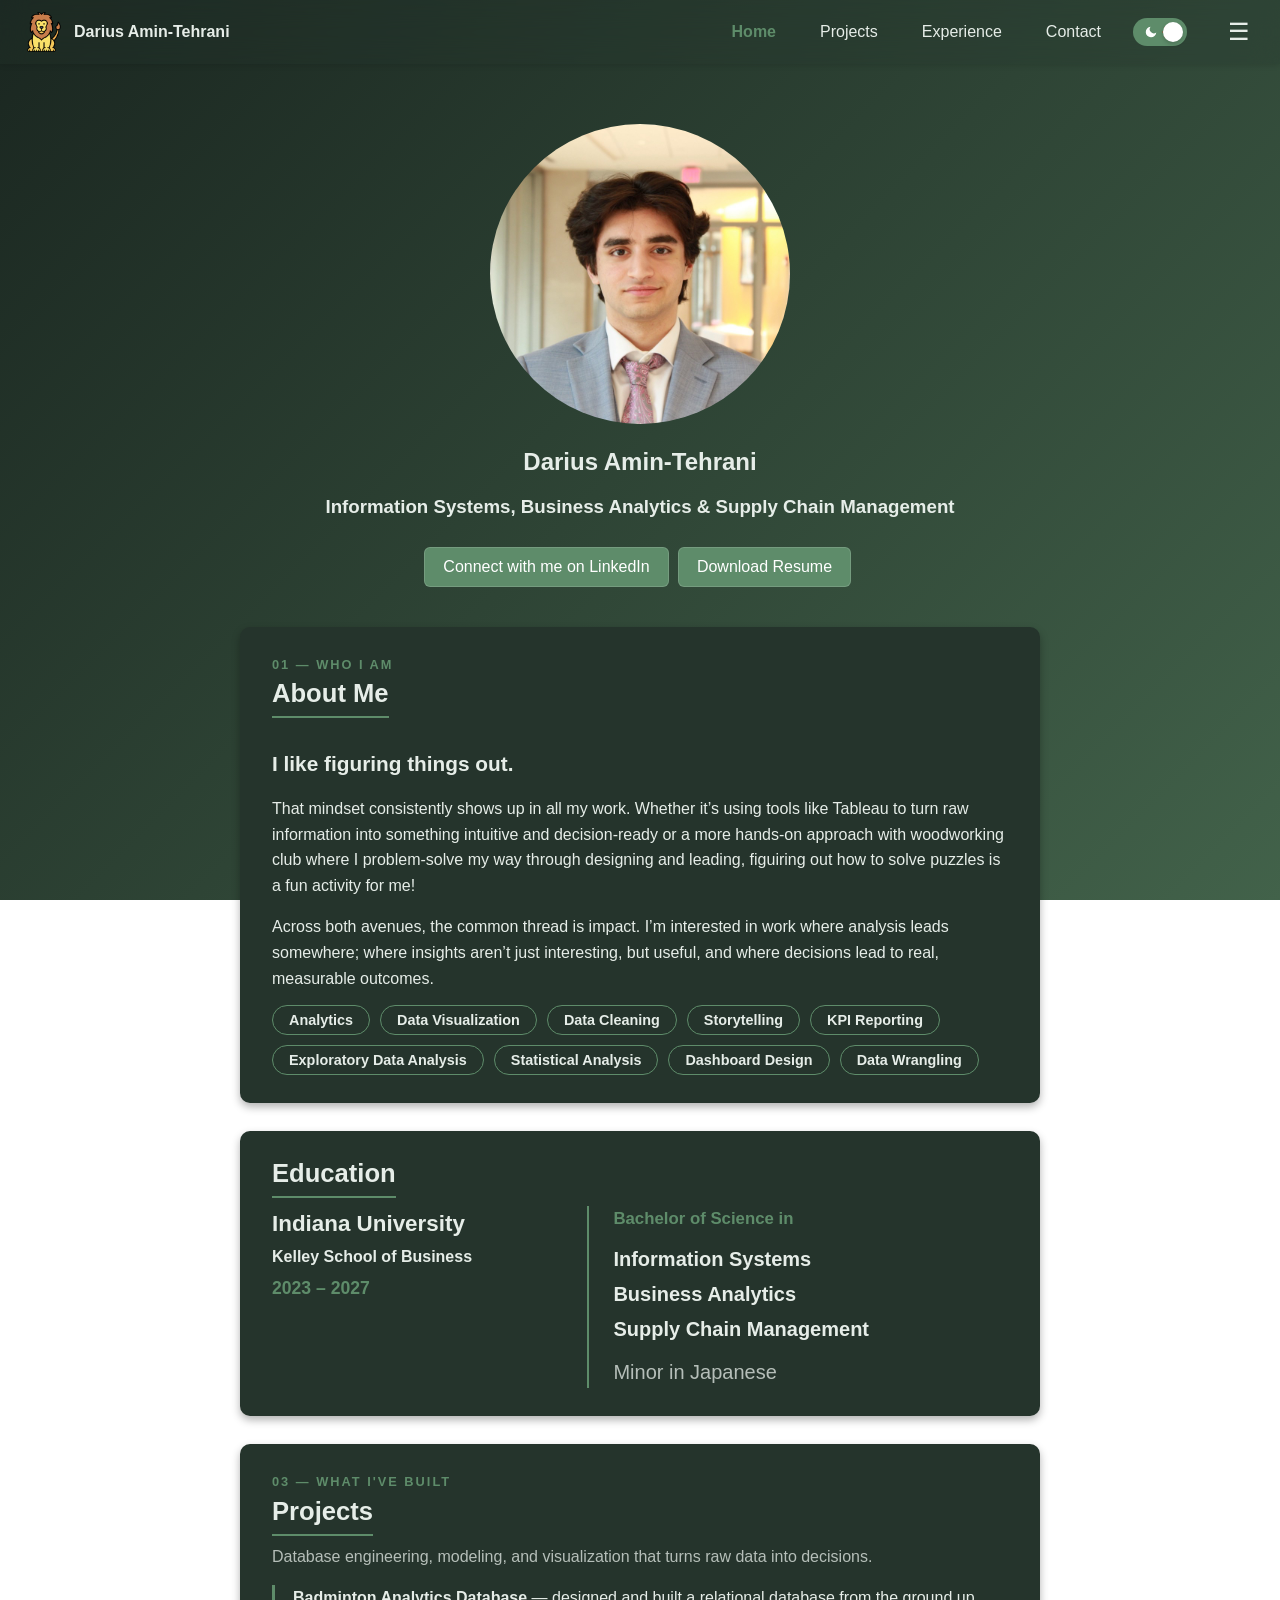
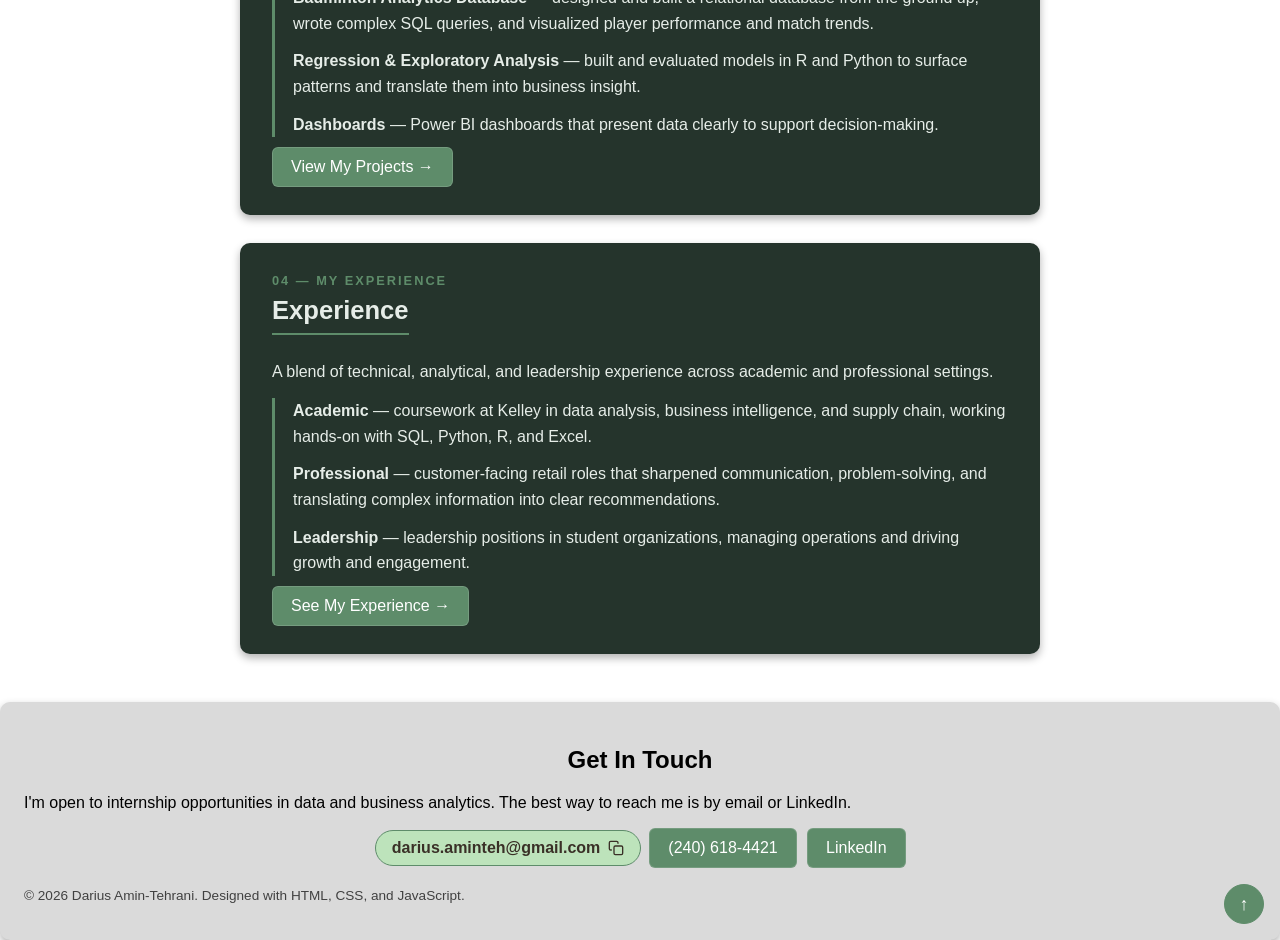
<file: index.html>
<!DOCTYPE html>
<html>
<head>
    <link rel="icon" type="image/png" href="portfolio-pictures/favicon_lion.png">
    <link rel="apple-touch-icon" href="portfolio-pictures/favicon_lion.png">
    <title>Darius Amin-Tehrani's Portfolio</title>
    <link rel="stylesheet" href="style.css">
</head>



<body>




    <header class="top-bar">


        <div class="logo">
            <img src="portfolio-pictures/lion.png" width="40" height="40" alt="Lion logo">
            <span>Darius Amin-Tehrani</span>
        </div>


        <nav class="page-links">
            <a href="index.html">Home</a>
            <a href="projects.html">Projects</a>
            <a href="experience.html">Experience</a>
            <a href="#contact">Contact</a>
        </nav>


        <label class="theme-switch" for="theme-checkbox">
            <input type="checkbox" id="theme-checkbox" checked>
            <div class="slider round">
                  <!-- moon now FIRST (left side) -->
                 <svg class="moon-icon" xmlns="http://www.w3.org/2000/svg" width="14" height="14" viewBox="0 0 24 24" fill="currentColor" stroke="none"><path d="M21 12.79A9 9 0 1 1 11.21 3 7 7 0 0 0 21 12.79z"></path></svg>

                <!-- sun now SECOND (right side) -->
                <svg class="sun-icon" xmlns="http://www.w3.org/2000/svg" width="14" height="14" viewBox="0 0 24 24" fill="none" stroke="currentColor" stroke-width="2" stroke-linecap="round" stroke-linejoin="round"><circle cx="12" cy="12" r="5"></circle><line x1="12" y1="1" x2="12" y2="3"></line><line x1="12" y1="21" x2="12" y2="23"></line><line x1="4.22" y1="4.22" x2="5.64" y2="5.64"></line><line x1="18.36" y1="18.36" x2="19.78" y2="19.78"></line><line x1="1" y1="12" x2="3" y2="12"></line><line x1="21" y1="12" x2="23" y2="12"></line><line x1="4.22" y1="19.78" x2="5.64" y2="18.36"></line><line x1="18.36" y1="5.64" x2="19.78" y2="4.22"></line></svg>
            </div>
        </label>


        <button class="menu-button" onclick="toggleMenu()">☰</button>

    </header>




    <div id="side-menu" class="side-menu">
        <p>Jump To:</p>
        <a href="#about" onclick="toggleMenu()">About Me</a>
        <a href="#education" onclick="toggleMenu()">Education</a>
        <a href="#projects-preview" onclick="toggleMenu()">Projects</a>
        <a href="#experience-preview" onclick="toggleMenu()">Experience</a>
        <a href="#contact" onclick="toggleMenu()">Contact</a>
    </div>



    
    <main>

        <section class="hero">
            <img src="portfolio-pictures/headshot.jpeg" class="headshot" alt="Headshot of Darius Amin-Tehrani">
            <h1>Darius Amin-Tehrani</h1>
            <h3>Information Systems, Business Analytics &amp; Supply Chain Management</h3>
            <a href="https://www.linkedin.com/in/darius-at/" target="_blank" class="button">Connect with me on LinkedIn</a>
            <a href="portfolioDownloadables/Amin-Tehrani,Darius_Resume.pdf" target="_blank" class="button">Download Resume</a>
        </section>

        <section id="about" class="card">
            <p class="kicker">01 — Who I Am</p>
            <h2>About Me</h2>
            <p class="hook">I like figuring things out.</p>
            <p>That mindset consistently shows up in all my work. Whether it’s using tools like Tableau to turn raw information into something intuitive and decision-ready or a more hands-on approach with woodworking club where I problem-solve my way through designing and leading, figuiring out how to solve puzzles is a fun activity for me!</p>
            <p>Across both avenues, the common thread is impact. I’m interested in work where analysis leads somewhere; where insights aren’t just interesting, but useful, and where decisions lead to real, measurable outcomes.</p>
            <div class="skills">
                <span>Analytics</span>
                <span>Data Visualization</span>
                <span>Data Cleaning</span>
                <span>Storytelling</span>
                <span>KPI Reporting</span>
                <span>Exploratory Data Analysis</span>
                <span>Statistical Analysis</span>
                <span>Dashboard Design</span>
                <span>Data Wrangling</span>
            </div>
        </section>

  <section id="education" class="card">
    <h2>Education</h2>
    <div class="edu-grid">
        <div class="edu-left">
            <p class="edu-school">Indiana University</p>
            <p class="edu-college">Kelley School of Business</p>
            <p class="edu-dates">2023 – 2027</p>
        </div>
       <div class="edu-degree">
            <p class="edu-degree-label">Bachelor of Science in</p>
            <p class="edu-major">Information Systems</p>
            <p class="edu-major">Business Analytics</p>
            <p class="edu-major">Supply Chain Management</p>
            <p class="edu-minor">Minor in Japanese</p>
        </div>
    </div>
</section>


        <section id="projects-preview" class="card">
            <p class="kicker">03 — What I've Built</p>
            <h2>Projects</h2>
            <p class="lead">Database engineering, modeling, and visualization that turns raw data into decisions.</p>
            <ul class="preview-list">
                <li><strong>Badminton Analytics Database</strong> — designed and built a relational database from the ground up, wrote complex SQL queries, and visualized player performance and match trends.</li>
                <li><strong>Regression &amp; Exploratory Analysis</strong> — built and evaluated models in R and Python to surface patterns and translate them into business insight.</li>
                <li><strong>Dashboards</strong> — Power BI dashboards that present data clearly to support decision-making.</li>
            </ul>
            <a href="projects.html" class="button">View My Projects →</a>
        </section>

        <section id="experience-preview" class="card">
            <p class="kicker">04 — My Experience</p>
            <h2>Experience</h2>
            <p>A blend of technical, analytical, and leadership experience across academic and professional settings.</p>
<ul class="preview-list">
    <li><strong>Academic</strong> — coursework at Kelley in data analysis, business intelligence, and supply chain, working hands-on with SQL, Python, R, and Excel.</li>
    <li><strong>Professional</strong> — customer-facing retail roles that sharpened communication, problem-solving, and translating complex information into clear recommendations.</li>
    <li><strong>Leadership</strong> — leadership positions in student organizations, managing operations and driving growth and engagement.</li>
</ul>
    <a href="experience.html" class="button">See My Experience →</a>
        </section>


    </main>

    <script>
    // Hamburger menu toggle
    function toggleMenu() {
        document.getElementById("side-menu").classList.toggle("open");
    }

    const themeCheckbox = document.getElementById('theme-checkbox');
    const body = document.body;

    // On load: read the saved choice. Default to dark if nothing saved yet.
    const savedTheme = localStorage.getItem('theme') || 'dark';
    if (savedTheme === 'dark') {
        body.classList.add('dark-mode');
        themeCheckbox.checked = true;
    } else {
        body.classList.remove('dark-mode');
        themeCheckbox.checked = false;
    }

    // When toggled: apply the theme AND save the choice for other pages
    themeCheckbox.addEventListener('change', () => {
        if (themeCheckbox.checked) {
            body.classList.add('dark-mode');
            localStorage.setItem('theme', 'dark');
        } else {
            body.classList.remove('dark-mode');
            localStorage.setItem('theme', 'light');
        }
    });


    // ===== AUTOMATIC NAVIGATION HIGHLIGHTER =====
    document.addEventListener("DOMContentLoaded", () => {
    // 1. Get the current page filename from the URL (e.g., "projects.html")
    let currentPage = window.location.pathname.split('/').pop();
    
    // 2. If the URL is just the root (like www.yoursite.com/ with no filename), default to index.html
    if (currentPage === "") {
        currentPage = "index.html";
    }

    // 3. Grab every single link inside both the top bar and the side menu
    const navLinks = document.querySelectorAll('.page-links a, .side-menu a');

    // 4. Loop through each link
    navLinks.forEach(link => {
        // Look at the 'href' attribute (e.g., "projects.html")
        const linkTarget = link.getAttribute('href');

        // If the link matches the current page, turn on the active highlight!
        if (linkTarget === currentPage) {
            link.classList.add('active');
        }
    });
});
</script>

            <section id="contact" class="contactCard">
                <h2>Get In Touch</h2>
                <p>I'm open to internship opportunities in data and business analytics. The best way to reach me is by email or LinkedIn.</p>
                <div class="motherContact">
                    <button class="copy-email" onclick="copyEmail(this)" data-email="darius.aminteh@gmail.com">
                        <svg class="copy-icon" viewBox="0 0 24 24" width="16" height="16" fill="none" 
                            stroke="currentColor" stroke-width="2" stroke-linecap="round" stroke-linejoin="round">
                            <rect x="9" y="9" width="13" height="13" rx="2" ry="2"></rect>
                            <path d="M5 15H4a2 2 0 0 1-2-2V4a2 2 0 0 1 2-2h9a2 2 0 0 1 2 2v1"></path>
                        </svg>
                        <span class="copy-label">darius.aminteh@gmail.com</span>
                    </button>
                    
                    <div class = "contactInfo">
                        <a href="tel:+12406184421" class="button" >(240) 618-4421</a>
                        <a href="https://www.linkedin.com/in/darius-at/" target="_blank" class="button">LinkedIn</a>
                    </div> 
                </div>
                <button class="scroll-top" onclick="window.scrollTo({ top: 0, behavior: 'smooth' })" aria-label="Scroll to top">↑</button>
                <p class="footer-credit">© 2026 Darius Amin-Tehrani. Designed with HTML, CSS, and JavaScript.</p>
                <script>
                function copyEmail(btn) {
                    const email = btn.dataset.email;
                    navigator.clipboard.writeText(email).then(() => {
                    const label = btn.querySelector('.copy-label');
                    const icon = btn.querySelector('.copy-icon');
                    const originalLabel = label.textContent;
                    const originalIcon = icon.innerHTML;

                    // Swap to checkmark + "Copied!"
                    label.textContent = 'Copied!';
                    icon.innerHTML = '<polyline points="20 6 9 17 4 12"></polyline>';
                    btn.classList.add('copied');

                    setTimeout(() => {
                        label.textContent = originalLabel;
                        icon.innerHTML = originalIcon;
                        btn.classList.remove('copied');
                    }, 1500);
                    });
                }
                </script>
        </section>


</body>
</html>
</file>
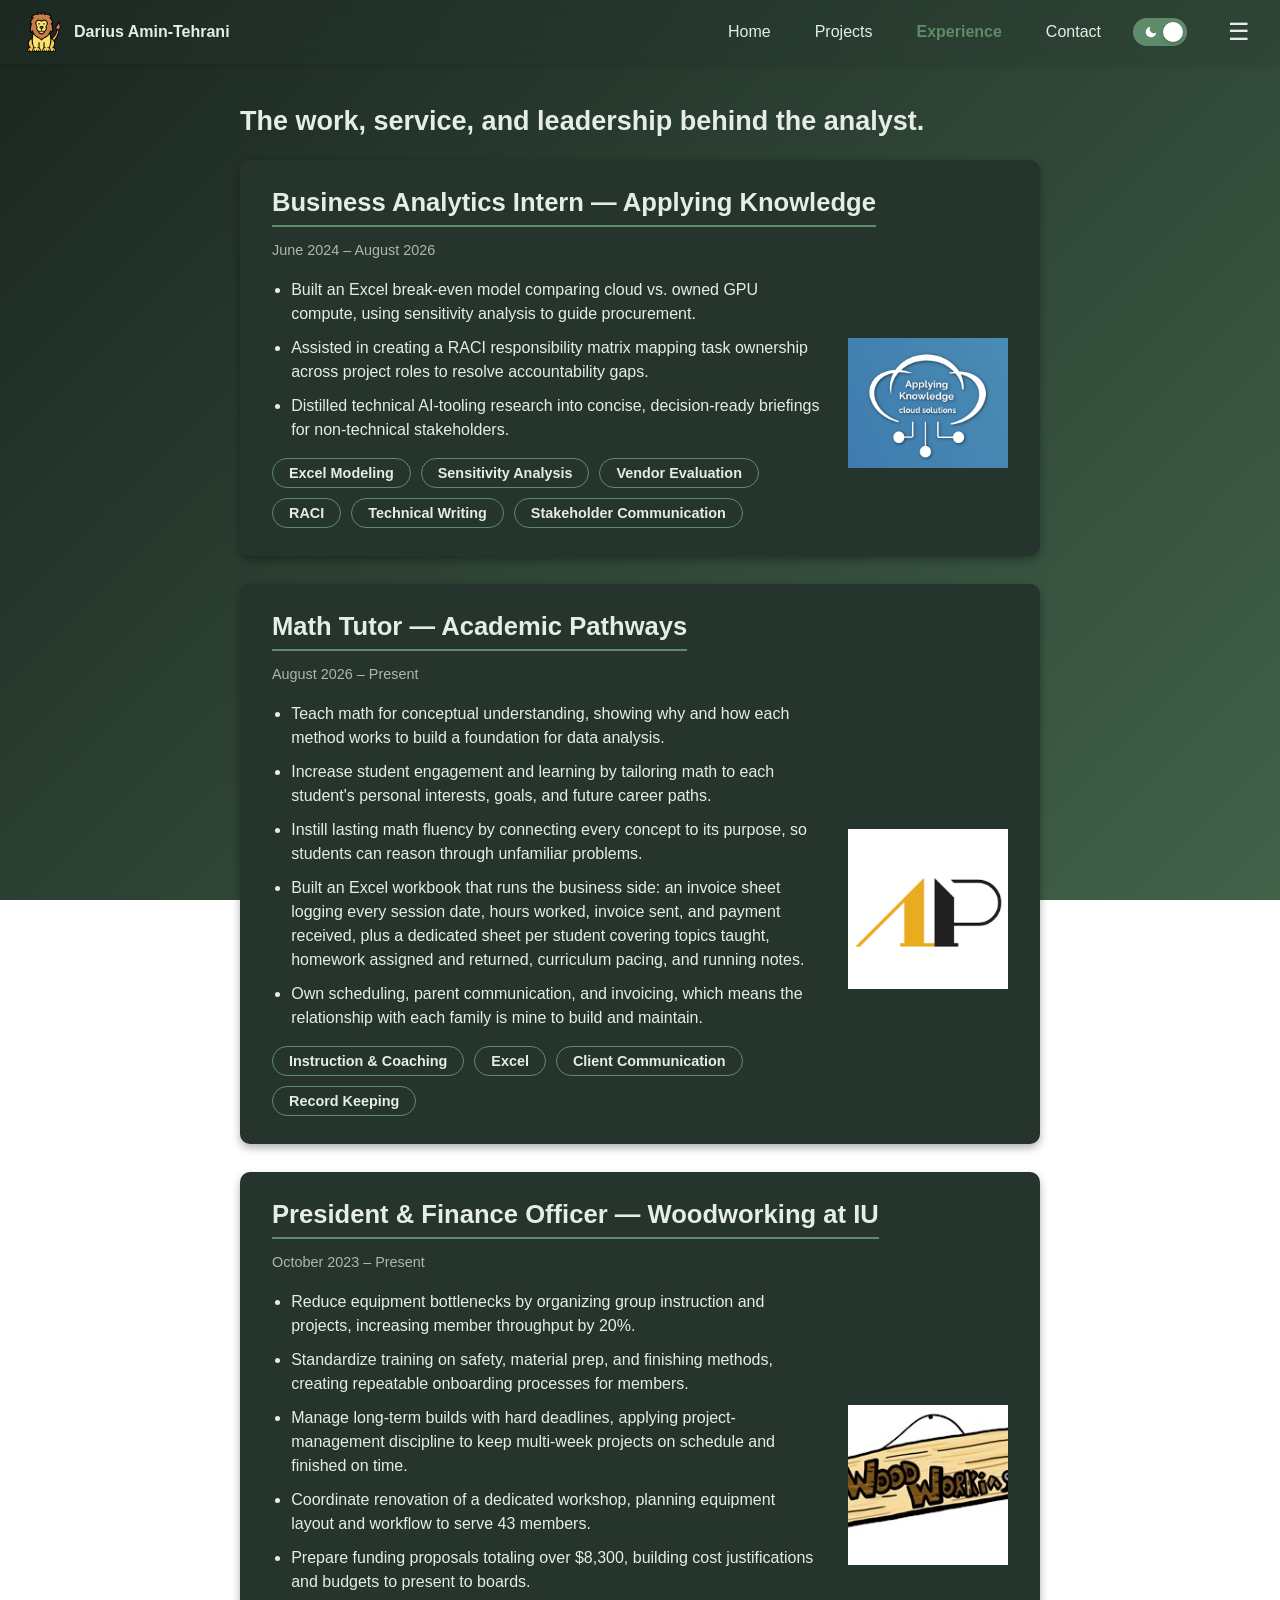
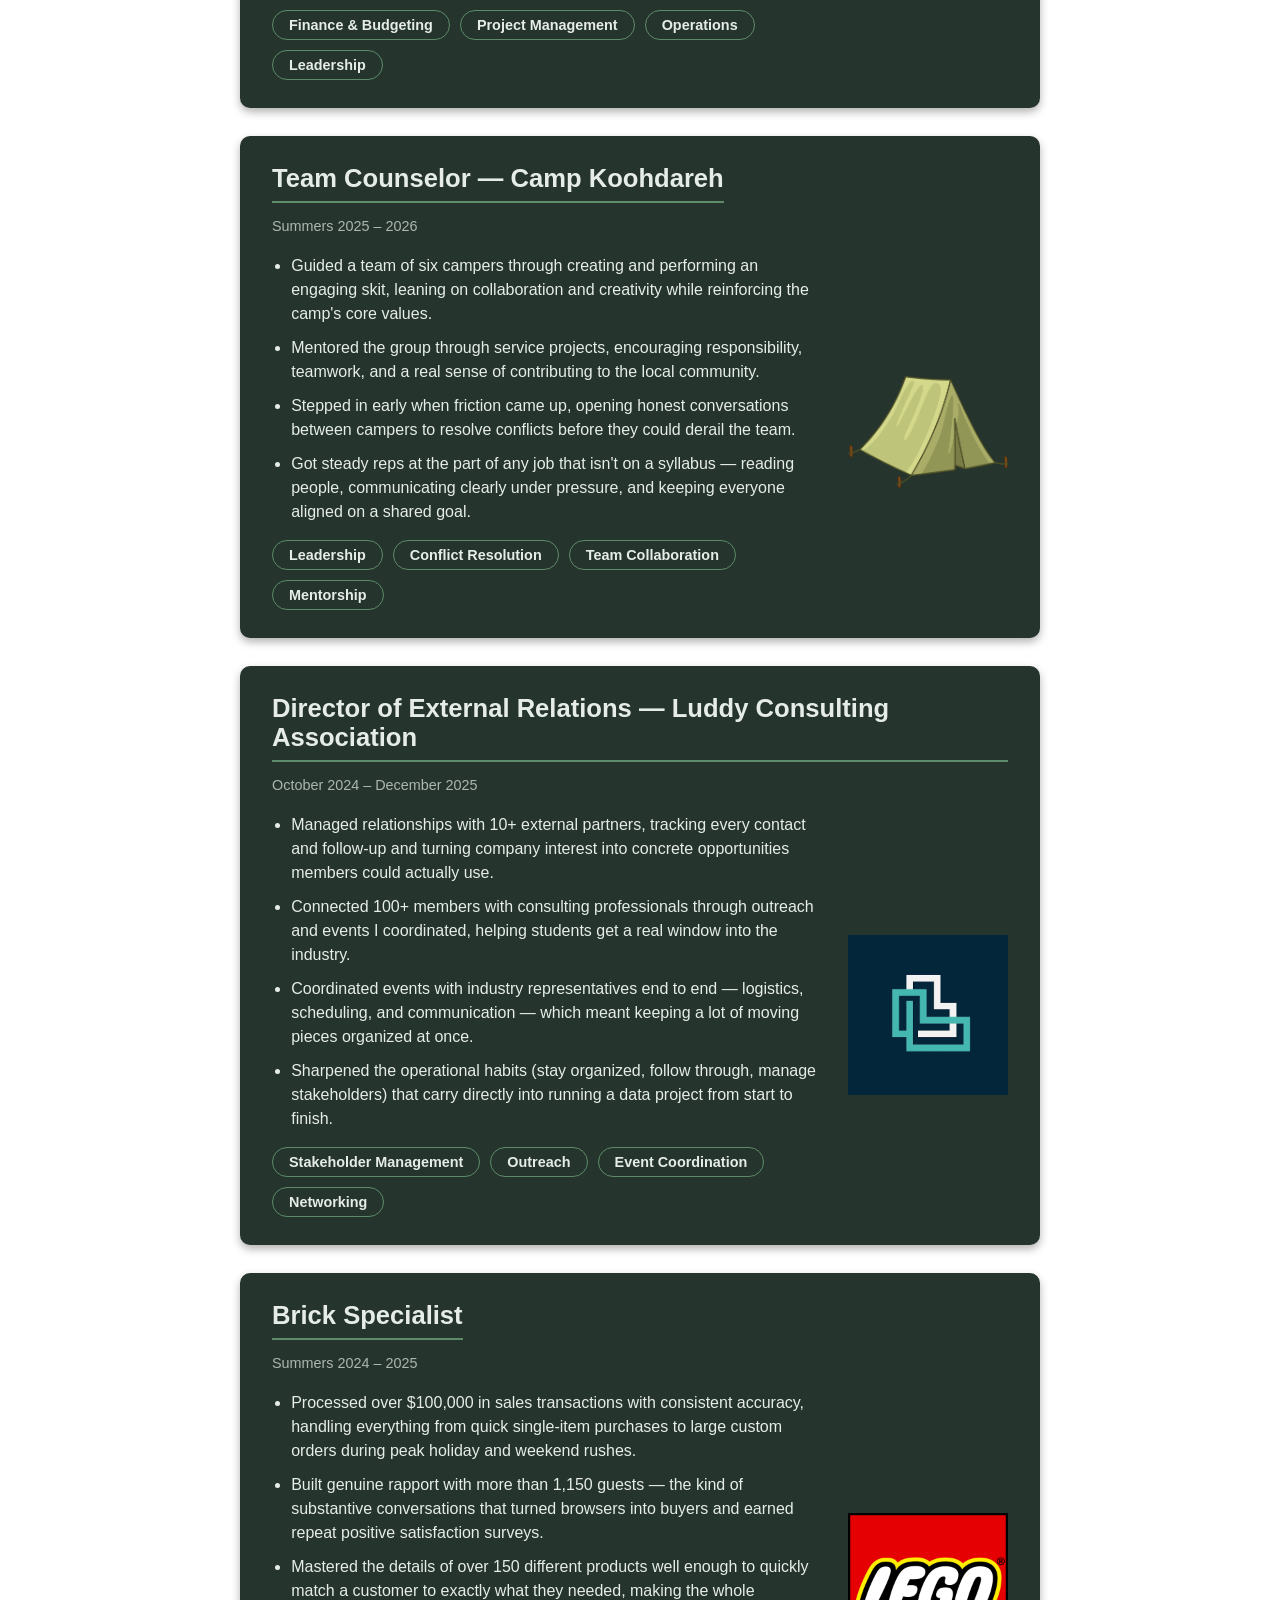
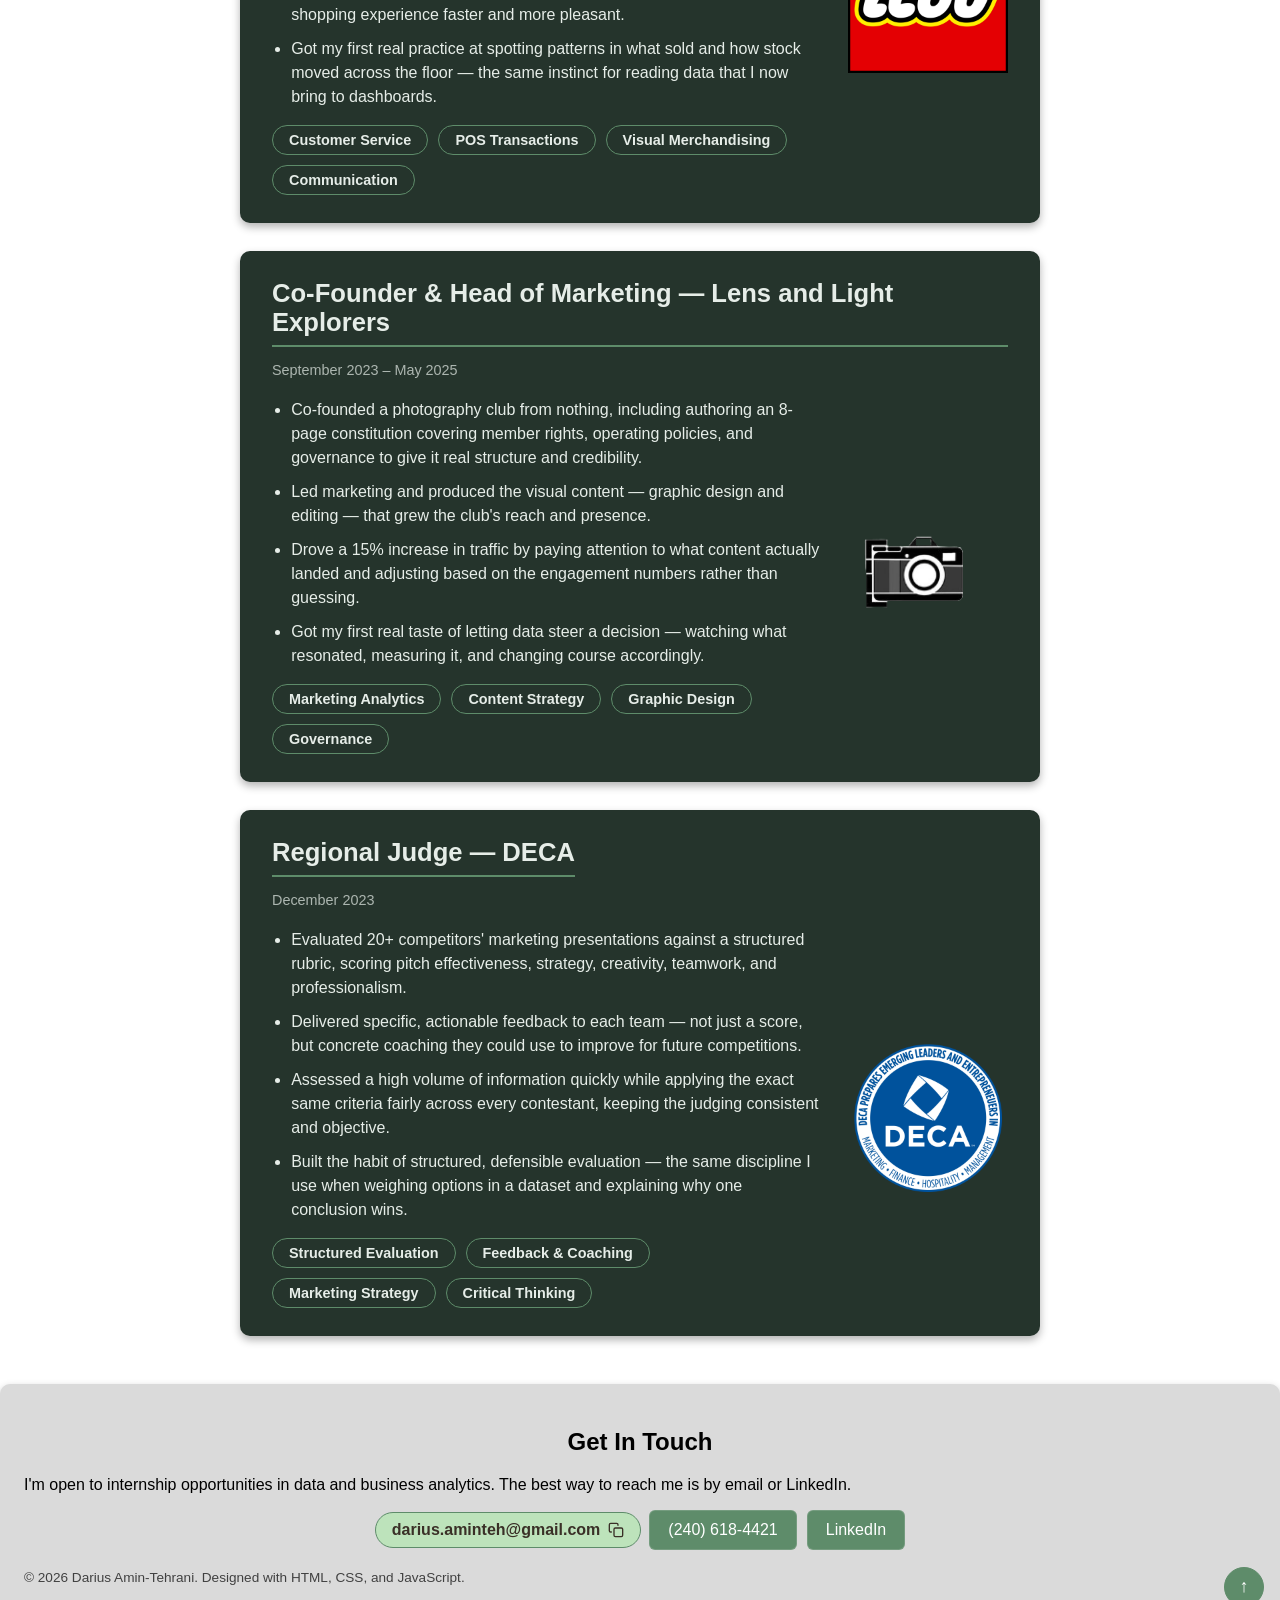
<file: experience.html>
<!DOCTYPE html>
<html>
<head>
    <link rel="icon" type="image/png" href="portfolio-pictures/favicon_lion.png">
    <link rel="apple-touch-icon" href="portfolio-pictures/favicon_lion.png">
    <title>Darius Amin-Tehrani's Experience</title>
    <link rel="stylesheet" href="style.css">
</head>



<body>
    <header class="top-bar">


        <div class="logo">
            <img src="portfolio-pictures/lion.png" width="40" height="40" alt="Lion logo">
            <span>Darius Amin-Tehrani</span>
        </div>


        <nav class="page-links">
            <a href="index.html">Home</a>
            <a href="projects.html">Projects</a>
            <a href="experience.html">Experience</a>
            <a href="#contact">Contact</a>
        </nav>


        <label class="theme-switch" for="theme-checkbox">
            <input type="checkbox" id="theme-checkbox" checked>
            <div class="slider round">
                  <!-- moon now FIRST (left side) -->
                 <svg class="moon-icon" xmlns="http://www.w3.org/2000/svg" width="14" height="14" viewBox="0 0 24 24" fill="currentColor" stroke="none"><path d="M21 12.79A9 9 0 1 1 11.21 3 7 7 0 0 0 21 12.79z"></path></svg>

                <!-- sun now SECOND (right side) -->
                <svg class="sun-icon" xmlns="http://www.w3.org/2000/svg" width="14" height="14" viewBox="0 0 24 24" fill="none" stroke="currentColor" stroke-width="2" stroke-linecap="round" stroke-linejoin="round"><circle cx="12" cy="12" r="5"></circle><line x1="12" y1="1" x2="12" y2="3"></line><line x1="12" y1="21" x2="12" y2="23"></line><line x1="4.22" y1="4.22" x2="5.64" y2="5.64"></line><line x1="18.36" y1="18.36" x2="19.78" y2="19.78"></line><line x1="1" y1="12" x2="3" y2="12"></line><line x1="21" y1="12" x2="23" y2="12"></line><line x1="4.22" y1="19.78" x2="5.64" y2="18.36"></line><line x1="18.36" y1="5.64" x2="19.78" y2="4.22"></line></svg>
            </div>
        </label>


        <button class="menu-button" onclick="toggleMenu()">☰</button>

    </header>






    <div id="side-menu" class="side-menu">
        <p>Jump To:</p>
        <a href="#applying-knowledge" onclick="toggleMenu()">Applying Knowledge</a>
        <a href="#academic-pathways" onclick="toggleMenu()">Academic Pathways</a>
        <a href="#woodworking" onclick="toggleMenu()">Woodworking at IU</a>
        <a href="#camp-koohdareh" onclick="toggleMenu()">Camp Koohdareh</a>
        <a href="#luddy" onclick="toggleMenu()">Luddy Consulting</a>
        <a href="#brick-specialist" onclick="toggleMenu()">Brick Specialist</a>
        <a href="#lens-light" onclick="toggleMenu()">Lens &amp; Light</a>
        <a href="#deca" onclick="toggleMenu()">DECA</a>
        
    </div>
    



    
   <main>


    <section class="title">
          <h1>The work, service, and leadership behind the analyst.</h1>
    </section>

        <section id="applying-knowledge" class="card">
            <h2>Business Analytics Intern — Applying Knowledge</h2>
            <p class="dates">June 2024 – August 2026</p>
            <div class="card-body">
            <div class="card-text">
                <ul>
                    <li>Built an Excel break-even model comparing cloud vs. owned GPU compute, using sensitivity analysis to guide procurement.</li>
                    <li>Assisted in creating a RACI responsibility matrix mapping task ownership across project roles to resolve accountability gaps.</li>
                    <li>Distilled technical AI-tooling research into concise, decision-ready briefings for non-technical stakeholders.</li>
                </ul>
                <div class="skills">
                    <span>Excel Modeling</span>
                    <span>Sensitivity Analysis</span>
                    <span>Vendor Evaluation</span>
                    <span>RACI</span>
                    <span>Technical Writing</span>
                    <span>Stakeholder Communication</span>
                </div>
            </div>
            <img src="portfolio-pictures/ApplyingKnowledgeLogo.png" class="card-image" alt="Applying Knowledge Logo">
    
            </div>
        </section>

        <section id="academic-pathways" class="card">
            <h2>Math Tutor — Academic Pathways</h2>
            <p class="dates">August 2026 – Present</p>
            <div class="card-body">
            <div class="card-text">
                <ul>
            <li>Teach math for conceptual understanding, showing why and how each method works to build a foundation for data analysis.</li>
            <li>Increase student engagement and learning by tailoring math to each student's personal interests, goals, and future career paths.</li>
            <li>Instill lasting math fluency by connecting every concept to its purpose, so students can reason through unfamiliar problems.</li>
            <li>Built an Excel workbook that runs the business side: an invoice sheet logging every session date, hours worked, invoice sent, and payment received, plus a dedicated sheet per student covering topics taught, homework assigned and returned, curriculum pacing, and running notes.</li>
            <li>Own scheduling, parent communication, and invoicing, which means the relationship with each family is mine to build and maintain.</li>
            </ul>
                <div class="skills">
                    <span>Instruction &amp; Coaching</span>
                    <span>Excel</span>
                    <span>Client Communication</span>
                    <span>Record Keeping</span>
                </div>
            </div>
            <img src="portfolio-pictures/ap.png" class="card-image" alt="Academic Pathways logo">
            </div>
        </section>


        <section id="woodworking" class="card">
            <h2>President &amp; Finance Officer — Woodworking at IU</h2>
            <p class="dates">October 2023 – Present</p>
            <div class="card-body">
            <div class="card-text">
            <ul>
              <li>Reduce equipment bottlenecks by organizing group instruction and projects, increasing member throughput by 20%.</li>
              <li>Standardize training on safety, material prep, and finishing methods, creating repeatable onboarding processes for members.</li>
              <li>Manage long-term builds with hard deadlines, applying project-management discipline to keep multi-week projects on schedule and finished on time.</li>
              <li>Coordinate renovation of a dedicated workshop, planning equipment layout and workflow to serve 43 members.</li>
              <li>Prepare funding proposals totaling over $8,300, building cost justifications and budgets to present to boards.</li>
            </ul>
                <div class="skills">
                    <span>Finance &amp; Budgeting</span>
                    <span>Project Management</span>
                    <span>Operations</span>
                    <span>Leadership</span>
                </div>
            </div>
            <img src="portfolio-pictures/woodworking-at-IU-logo.jpeg" class="card-image" alt="Woodworking at IU logo">
            </div>
        </section>

        <section id="camp-koohdareh" class="card">
            <h2>Team Counselor — Camp Koohdareh</h2>
            <p class="dates">Summers 2025 – 2026</p>
            <div class="card-body">
            <div class="card-text">
                <ul>
              <li>Guided a team of six campers through creating and performing an engaging skit, leaning on collaboration and creativity while reinforcing the camp's core values.</li>
              <li>Mentored the group through service projects, encouraging responsibility, teamwork, and a real sense of contributing to the local community.</li>
              <li>Stepped in early when friction came up, opening honest conversations between campers to resolve conflicts before they could derail the team.</li>
              <li>Got steady reps at the part of any job that isn't on a syllabus — reading people, communicating clearly under pressure, and keeping everyone aligned on a shared goal.</li>
            </ul>
                <div class="skills">
                    <span>Leadership</span>
                    <span>Conflict Resolution</span>
                    <span>Team Collaboration</span>
                    <span>Mentorship</span>
                </div>
            </div>
            <img src="portfolio-pictures/tent.png" class="card-image" alt="Camp Koohdareh logo">
            </div>
        </section>

      <div class="card-grid">


        <section id="luddy" class="card">
            <h2>Director of External Relations — Luddy Consulting Association</h2>
            <p class="dates">October 2024 – December 2025</p>
            <div class="card-body">
            <div class="card-text">
                <ul>
              <li>Managed relationships with 10+ external partners, tracking every contact and follow-up and turning company interest into concrete opportunities members could actually use.</li>
              <li>Connected 100+ members with consulting professionals through outreach and events I coordinated, helping students get a real window into the industry.</li>
              <li>Coordinated events with industry representatives end to end — logistics, scheduling, and communication — which meant keeping a lot of moving pieces organized at once.</li>
              <li>Sharpened the operational habits (stay organized, follow through, manage stakeholders) that carry directly into running a data project from start to finish.</li>
            </ul>
                <div class="skills">
                    <span>Stakeholder Management</span>
                    <span>Outreach</span>
                    <span>Event Coordination</span>
                    <span>Networking</span>
                </div>
            </div>
            <img src="portfolio-pictures/LCA.png" class="card-image" alt="Luddy Consulting Association logo">
            </div>
        </section>

        
        <section id="brick-specialist" class="card">
            <h2>Brick Specialist</h2>
            <p class="dates">Summers 2024 – 2025</p>
            <div class="card-body">
            <div class="card-text">
                <ul>
              <li>Processed over $100,000 in sales transactions with consistent accuracy, handling everything from quick single-item purchases to large custom orders during peak holiday and weekend rushes.</li>
              <li>Built genuine rapport with more than 1,150 guests — the kind of substantive conversations that turned browsers into buyers and earned repeat positive satisfaction surveys.</li>
              <li>Mastered the details of over 150 different products well enough to quickly match a customer to exactly what they needed, making the whole shopping experience faster and more pleasant.</li>
              <li>Got my first real practice at spotting patterns in what sold and how stock moved across the floor — the same instinct for reading data that I now bring to dashboards.</li>
            </ul>
                <div class="skills">
                    <span>Customer Service</span>
                    <span>POS Transactions</span>
                    <span>Visual Merchandising</span>
                    <span>Communication</span>
                </div>
            </div>
            <img src="portfolio-pictures/lego.png" class="card-image" alt="LEGO logo">
            </div>
        </section>




        <section id="lens-light" class="card">
            <h2>Co-Founder &amp; Head of Marketing — Lens and Light Explorers</h2>
            <p class="dates">September 2023 – May 2025</p>
            <div class="card-body">
            <div class="card-text">
                <ul>
              <li>Co-founded a photography club from nothing, including authoring an 8-page constitution covering member rights, operating policies, and governance to give it real structure and credibility.</li>
              <li>Led marketing and produced the visual content — graphic design and editing — that grew the club's reach and presence.</li>
              <li>Drove a 15% increase in traffic by paying attention to what content actually landed and adjusting based on the engagement numbers rather than guessing.</li>
              <li>Got my first real taste of letting data steer a decision — watching what resonated, measuring it, and changing course accordingly.</li>
            </ul>
                <div class="skills">
                    <span>Marketing Analytics</span>
                    <span>Content Strategy</span>
                    <span>Graphic Design</span>
                    <span>Governance</span>
                </div>
            </div>
            <img src="portfolio-pictures/LLE2.png" class="card-image" alt="Lens and Light Explorers logo">
            </div>
        </section>

        <section id="deca" class="card">
            <h2>Regional Judge — DECA</h2>
            <p class="dates">December 2023</p>
            <div class="card-body">
            <div class="card-text">
                <ul>
              <li>Evaluated 20+ competitors' marketing presentations against a structured rubric, scoring pitch effectiveness, strategy, creativity, teamwork, and professionalism.</li>
              <li>Delivered specific, actionable feedback to each team — not just a score, but concrete coaching they could use to improve for future competitions.</li>
              <li>Assessed a high volume of information quickly while applying the exact same criteria fairly across every contestant, keeping the judging consistent and objective.</li>
              <li>Built the habit of structured, defensible evaluation — the same discipline I use when weighing options in a dataset and explaining why one conclusion wins.</li>
            </ul>
                <div class="skills">
                    <span>Structured Evaluation</span>
                    <span>Feedback &amp; Coaching</span>
                    <span>Marketing Strategy</span>
                    <span>Critical Thinking</span>
                </div>
            </div>
            <img src="portfolio-pictures/DECA.png" class="card-image" alt="DECA logo">
            </div>
        </section>









  </main>



    <script>
    // Hamburger menu toggle
    function toggleMenu() {
        document.getElementById("side-menu").classList.toggle("open");
    }

    const themeCheckbox = document.getElementById('theme-checkbox');
    const body = document.body;

    // On load: read the saved choice. Default to dark if nothing saved yet.
    const savedTheme = localStorage.getItem('theme') || 'dark';
    if (savedTheme === 'dark') {
        body.classList.add('dark-mode');
        themeCheckbox.checked = true;
    } else {
        body.classList.remove('dark-mode');
        themeCheckbox.checked = false;
    }

    // When toggled: apply the theme AND save the choice for other pages
    themeCheckbox.addEventListener('change', () => {
        if (themeCheckbox.checked) {
            body.classList.add('dark-mode');
            localStorage.setItem('theme', 'dark');
        } else {
            body.classList.remove('dark-mode');
            localStorage.setItem('theme', 'light');
        }
    });




    // ===== AUTOMATIC NAVIGATION HIGHLIGHTER =====
    document.addEventListener("DOMContentLoaded", () => {
    // 1. Get the current page filename from the URL (e.g., "projects.html")
    let currentPage = window.location.pathname.split('/').pop();
    
    // 2. If the URL is just the root (like www.yoursite.com/ with no filename), default to index.html
    if (currentPage === "") {
        currentPage = "index.html";
    }

    // 3. Grab every single link inside both the top bar and the side menu
    const navLinks = document.querySelectorAll('.page-links a, .side-menu a');

    // 4. Loop through each link
    navLinks.forEach(link => {
        // Look at the 'href' attribute (e.g., "projects.html")
        const linkTarget = link.getAttribute('href');

        // If the link matches the current page, turn on the active highlight!
        if (linkTarget === currentPage) {
            link.classList.add('active');
        }
    });
});
</script>


            <section id="contact" class="contactCard">
                <h2>Get In Touch</h2>
                <p>I'm open to internship opportunities in data and business analytics. The best way to reach me is by email or LinkedIn.</p>
                <div class="motherContact">
                    <button class="copy-email" onclick="copyEmail(this)" data-email="darius.aminteh@gmail.com">
                        <svg class="copy-icon" viewBox="0 0 24 24" width="16" height="16" fill="none" 
                            stroke="currentColor" stroke-width="2" stroke-linecap="round" stroke-linejoin="round">
                            <rect x="9" y="9" width="13" height="13" rx="2" ry="2"></rect>
                            <path d="M5 15H4a2 2 0 0 1-2-2V4a2 2 0 0 1 2-2h9a2 2 0 0 1 2 2v1"></path>
                        </svg>
                        <span class="copy-label">darius.aminteh@gmail.com</span>
                    </button>
                    
                    <div class = "contactInfo">
                        <a href="tel:+12406184421" class="button" >(240) 618-4421</a>
                        <a href="https://www.linkedin.com/in/darius-amin-tehrani/" target="_blank" class="button">LinkedIn</a>
                    </div> 
                </div>
                <button class="scroll-top" onclick="window.scrollTo({ top: 0, behavior: 'smooth' })" aria-label="Scroll to top">↑</button>
                <p class="footer-credit">© 2026 Darius Amin-Tehrani. Designed with HTML, CSS, and JavaScript.</p>
                <script>
                function copyEmail(btn) {
                    const email = btn.dataset.email;
                    navigator.clipboard.writeText(email).then(() => {
                    const label = btn.querySelector('.copy-label');
                    const icon = btn.querySelector('.copy-icon');
                    const originalLabel = label.textContent;
                    const originalIcon = icon.innerHTML;

                    // Swap to checkmark + "Copied!"
                    label.textContent = 'Copied!';
                    icon.innerHTML = '<polyline points="20 6 9 17 4 12"></polyline>';
                    btn.classList.add('copied');

                    setTimeout(() => {
                        label.textContent = originalLabel;
                        icon.innerHTML = originalIcon;
                        btn.classList.remove('copied');
                    }, 1500);
                    });
                }
                </script>
        </section>
</body>
</html>
</file>
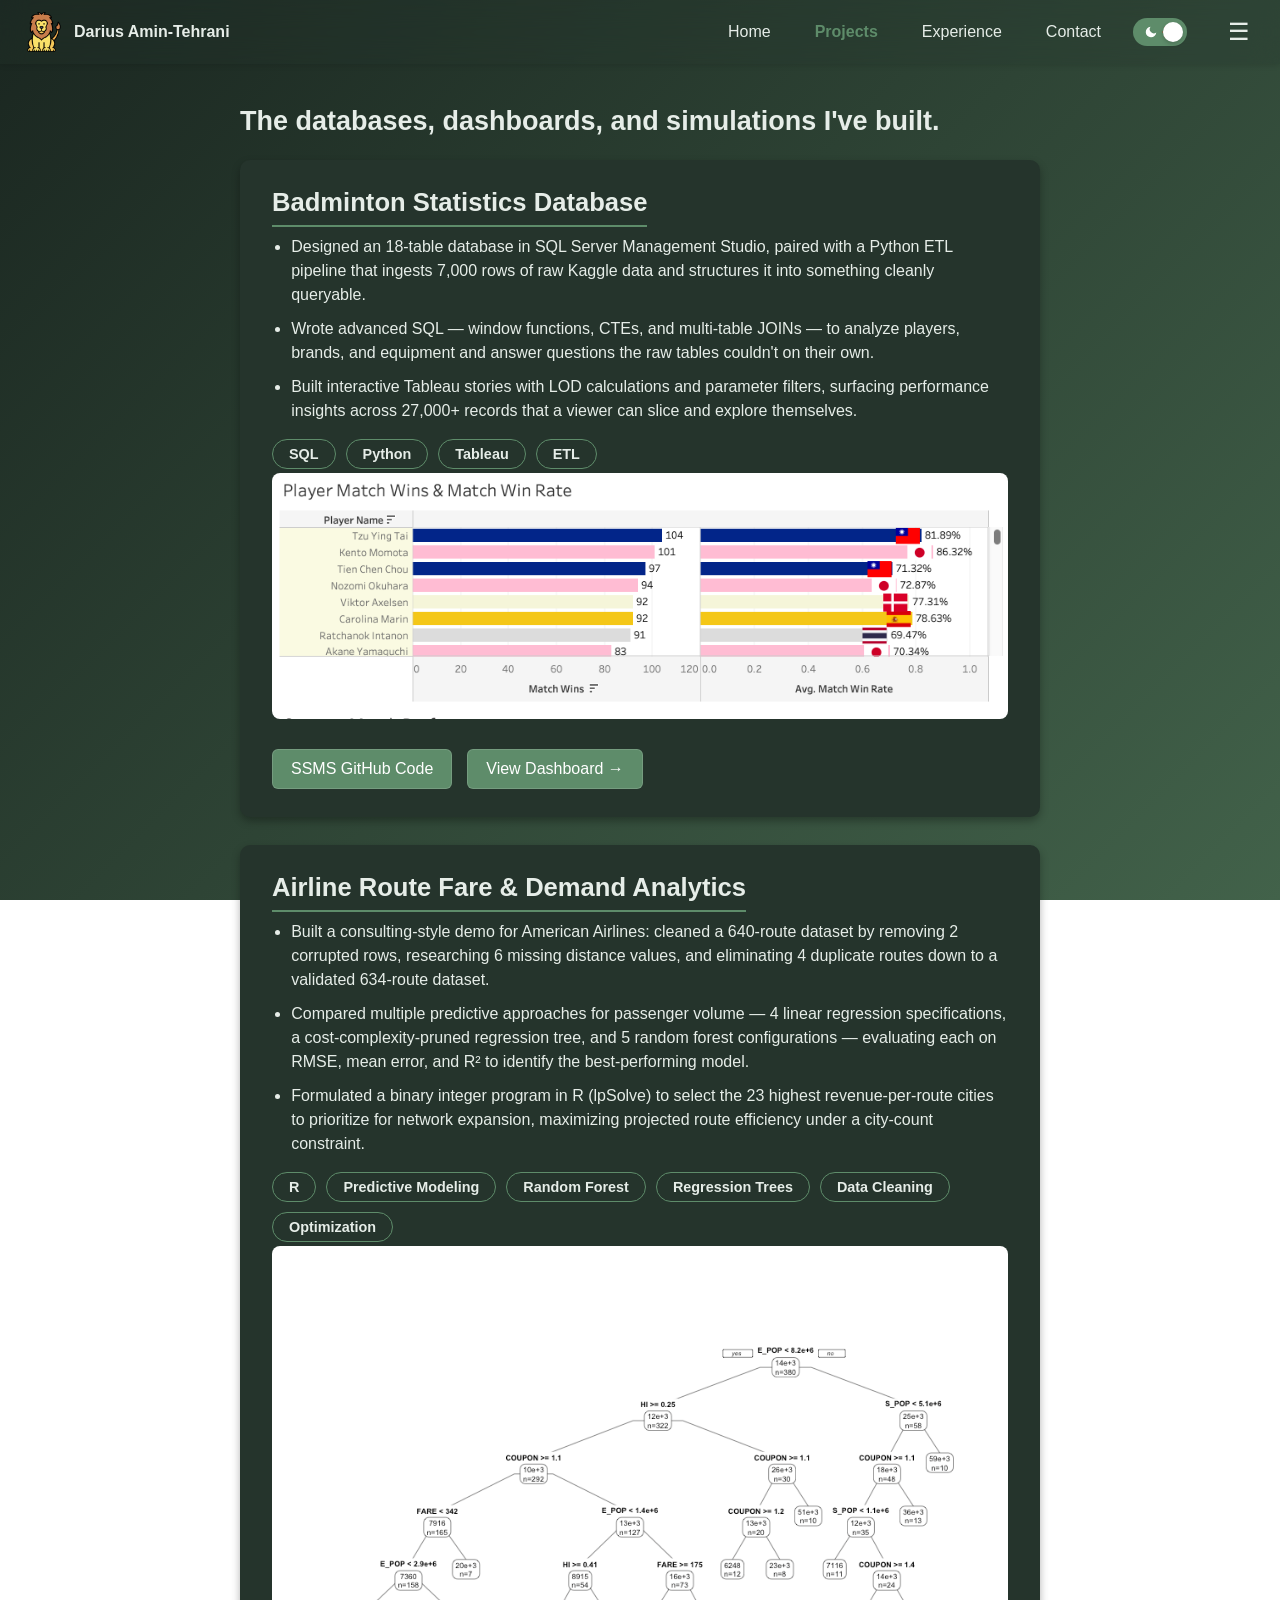
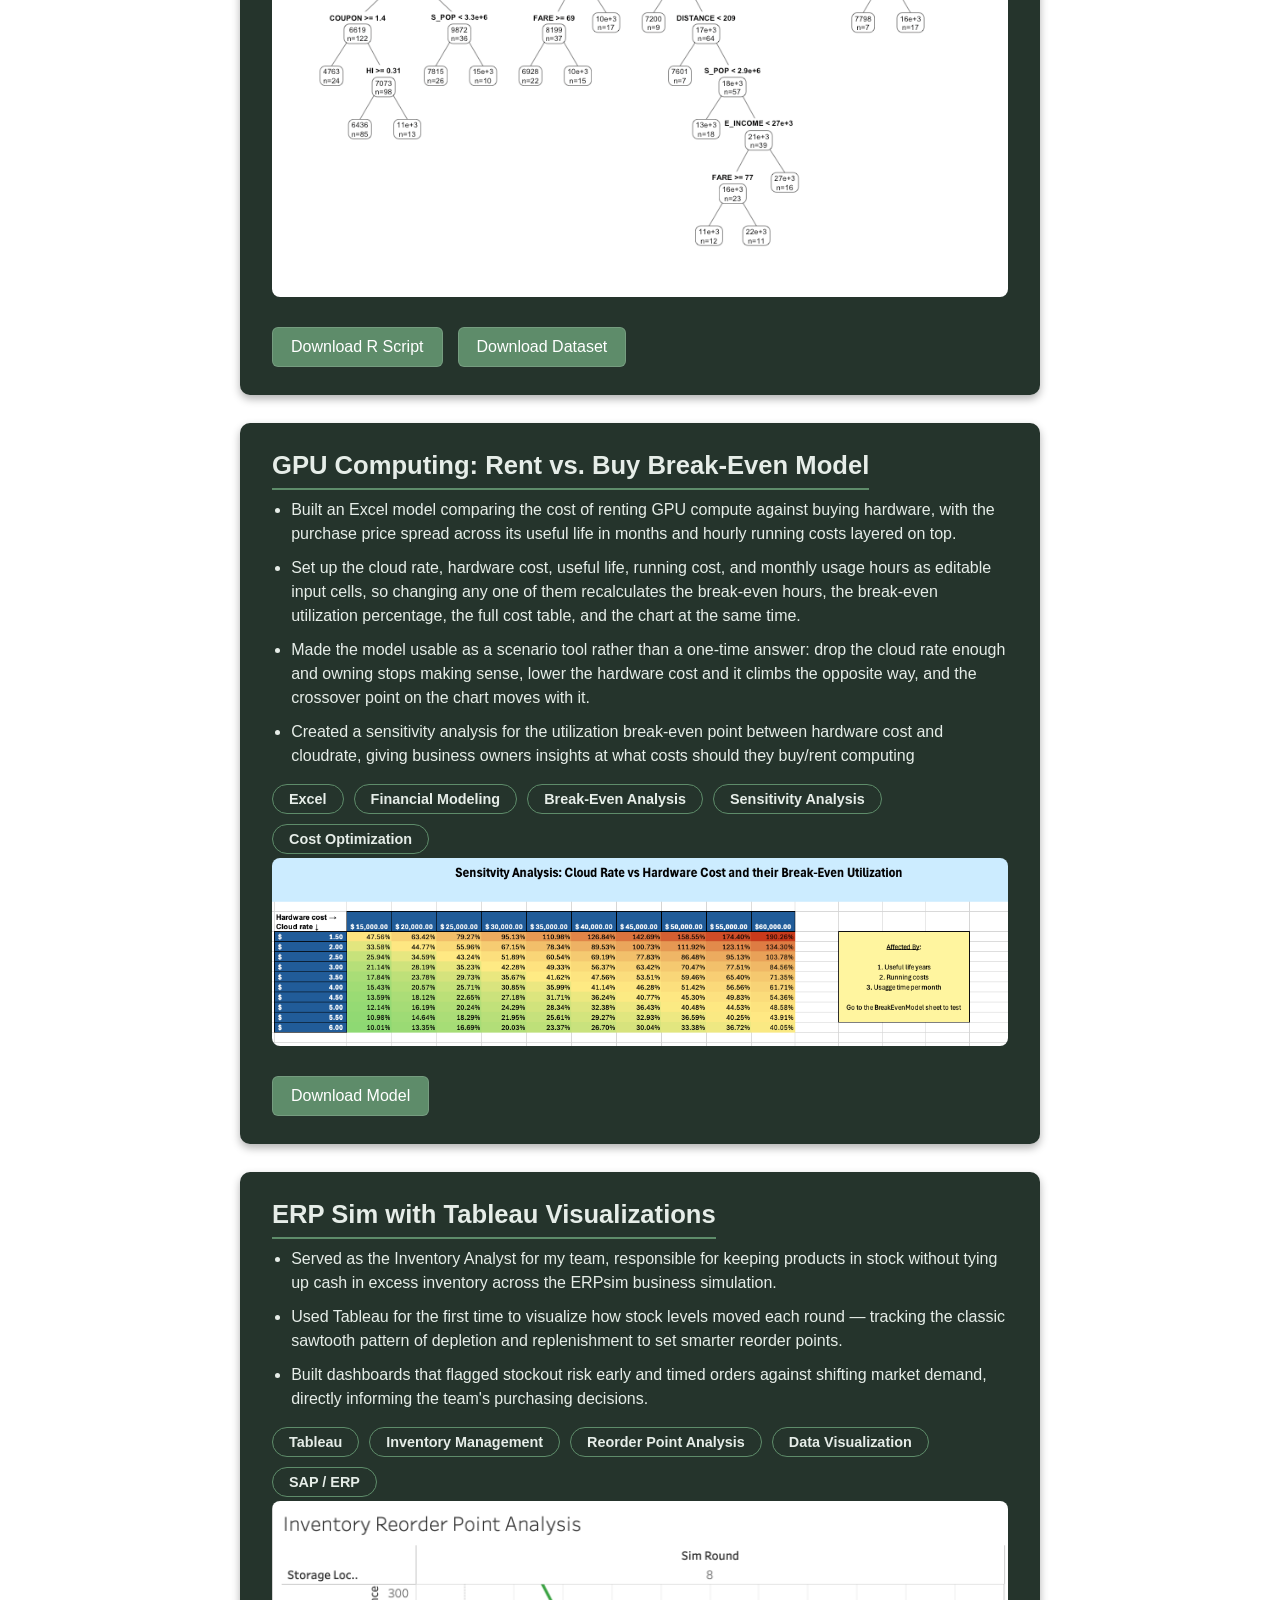
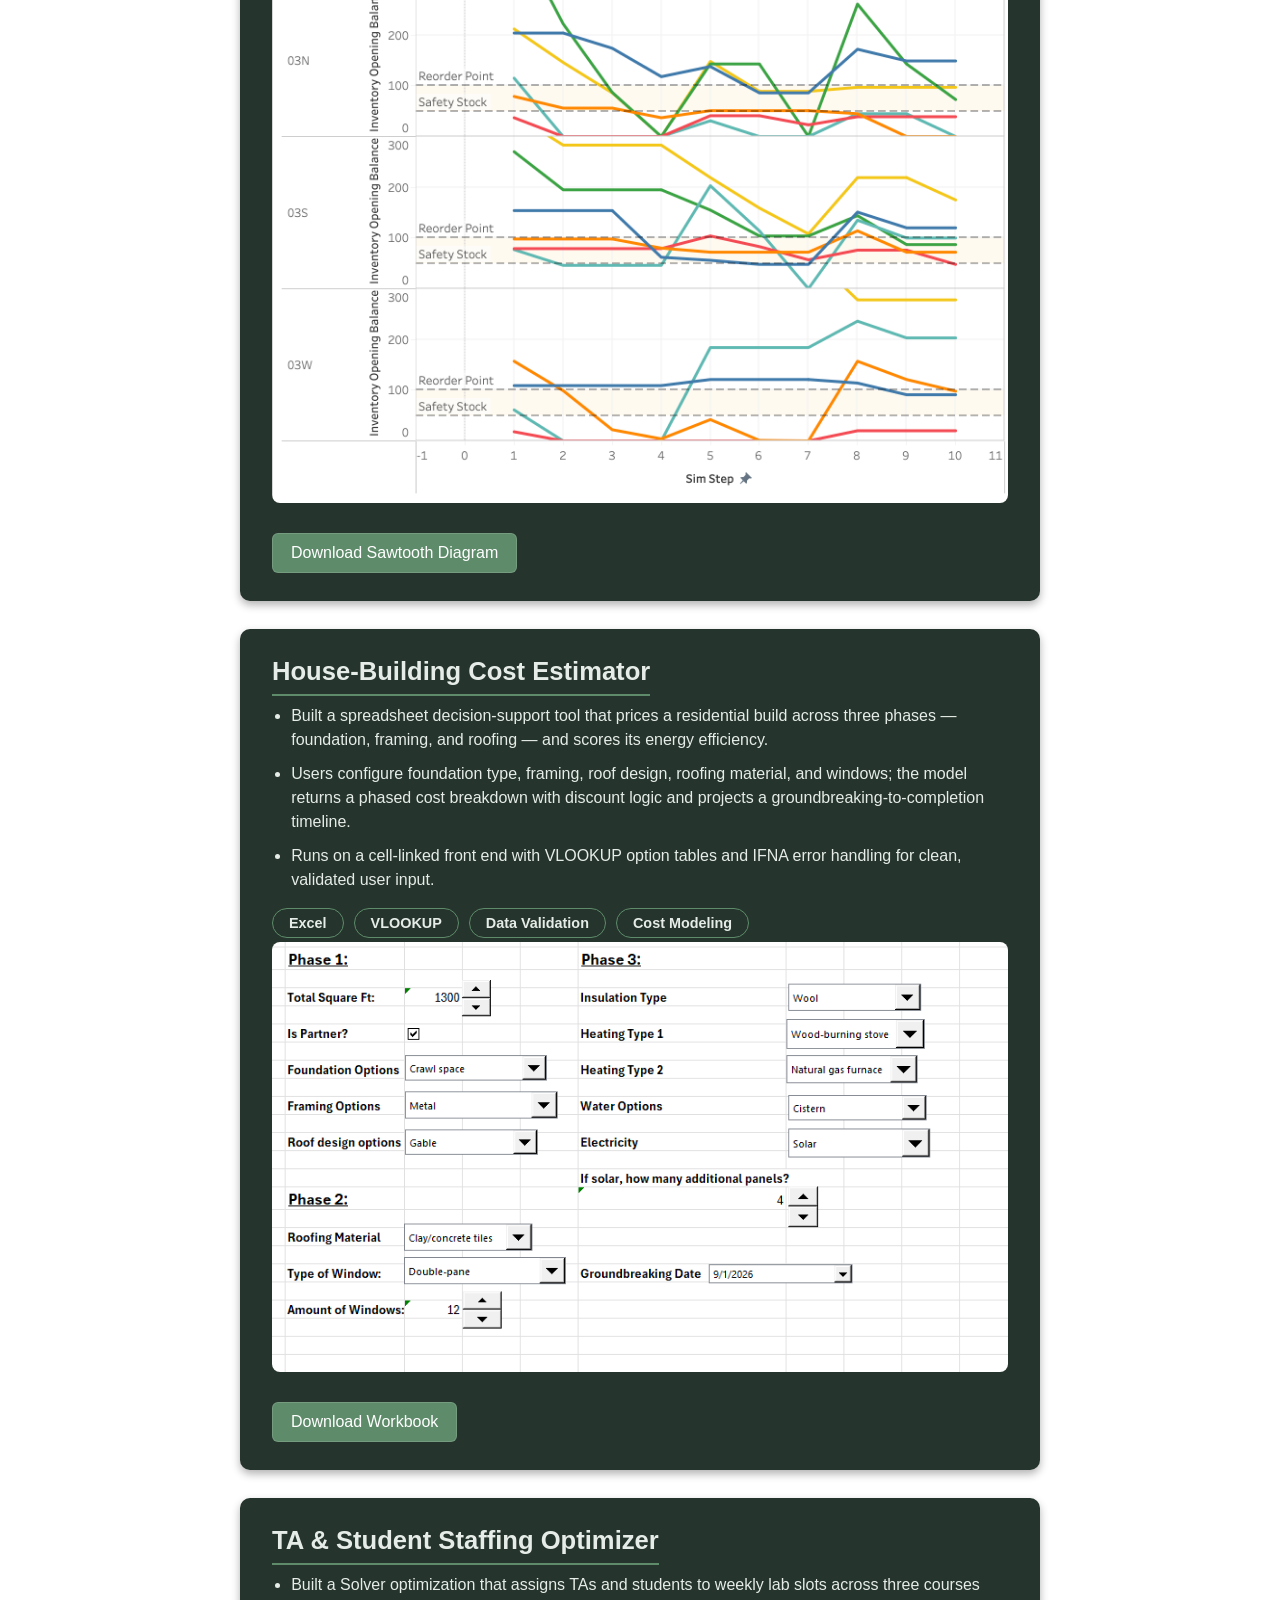
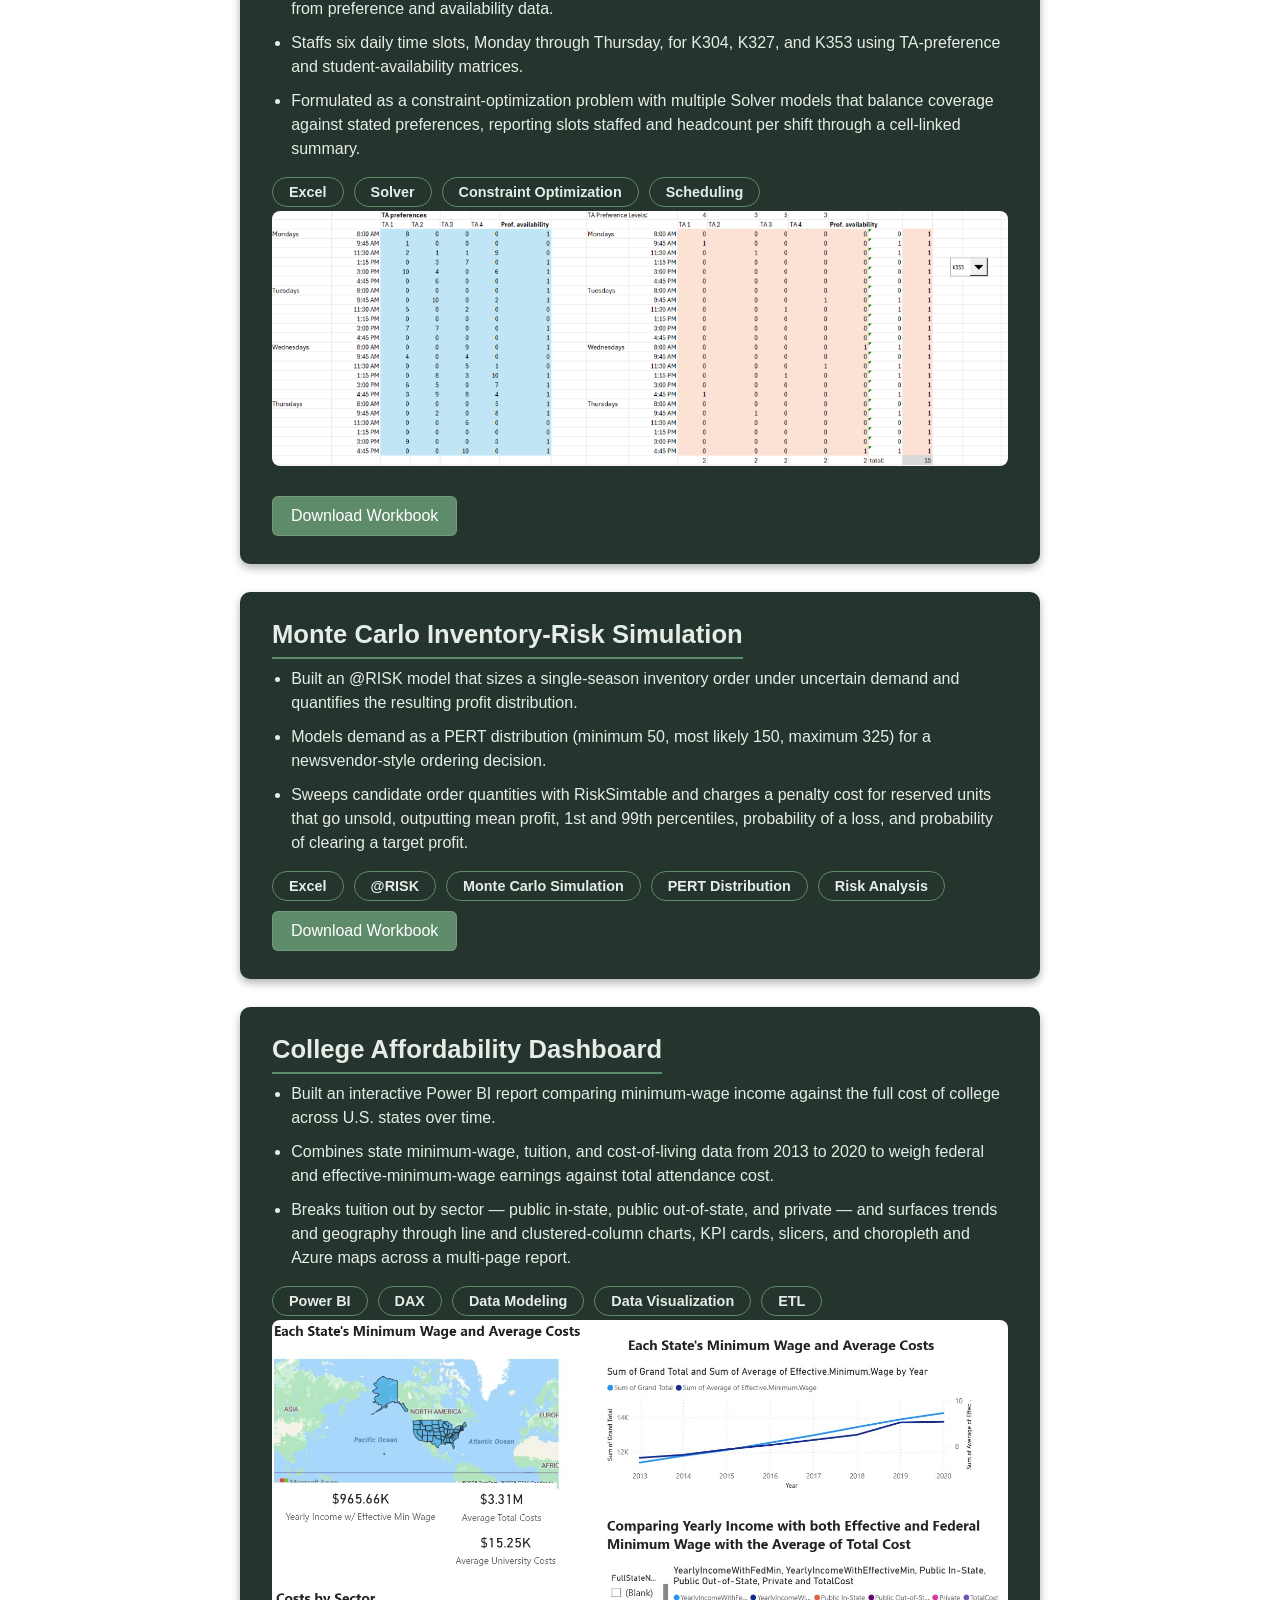
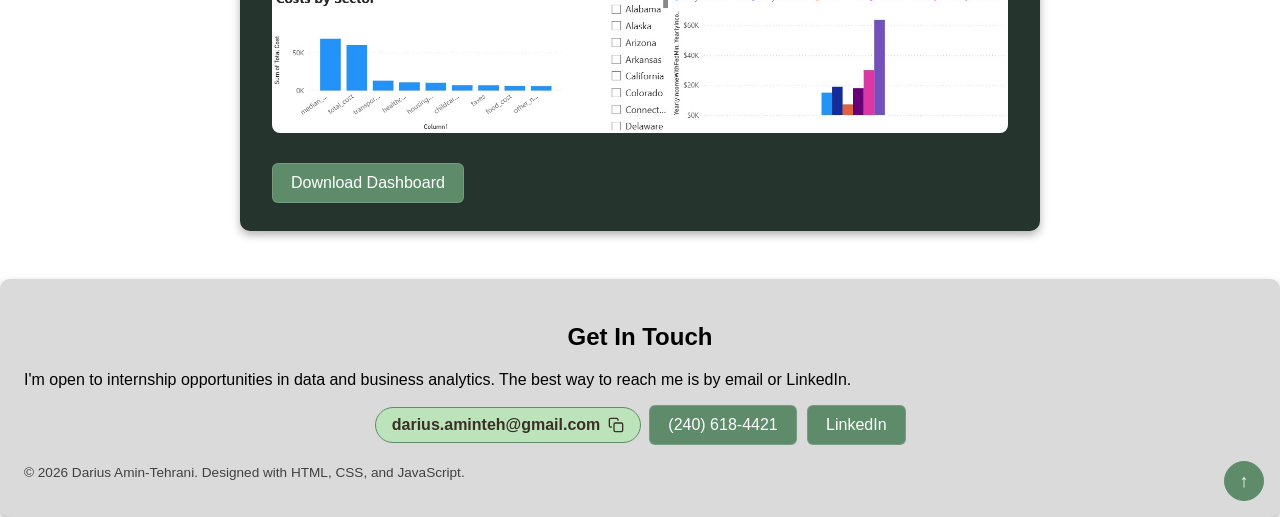
<file: projects.html>
<!DOCTYPE html>
<html>
<head>
    <link rel="icon" type="image/png" href="portfolio-pictures/favicon_lion.png">
    <link rel="apple-touch-icon" href="portfolio-pictures/favicon_lion.png">
    <title>Darius Amin-Tehrani's Projects</title>
    <link rel="stylesheet" href="style.css">
</head>

<body>
    <header class="top-bar">

        <div class="logo">
            <img src="portfolio-pictures/lion.png" width="40" height="40" alt="Lion logo">
            <span>Darius Amin-Tehrani</span>
        </div>

        <nav class="page-links">
            <a href="index.html">Home</a>
            <a href="projects.html">Projects</a>
            <a href="experience.html">Experience</a>
            <a href="#contact">Contact</a>
        </nav>

        <label class="theme-switch" for="theme-checkbox">
            <input type="checkbox" id="theme-checkbox" checked>
            <div class="slider round">
                 <svg class="moon-icon" xmlns="http://www.w3.org/2000/svg" width="14" height="14" viewBox="0 0 24 24" fill="currentColor" stroke="none"><path d="M21 12.79A9 9 0 1 1 11.21 3 7 7 0 0 0 21 12.79z"></path></svg>
                <svg class="sun-icon" xmlns="http://www.w3.org/2000/svg" width="14" height="14" viewBox="0 0 24 24" fill="none" stroke="currentColor" stroke-width="2" stroke-linecap="round" stroke-linejoin="round"><circle cx="12" cy="12" r="5"></circle><line x1="12" y1="1" x2="12" y2="3"></line><line x1="12" y1="21" x2="12" y2="23"></line><line x1="4.22" y1="4.22" x2="5.64" y2="5.64"></line><line x1="18.36" y1="18.36" x2="19.78" y2="19.78"></line><line x1="1" y1="12" x2="3" y2="12"></line><line x1="21" y1="12" x2="23" y2="12"></line><line x1="4.22" y1="19.78" x2="5.64" y2="18.36"></line><line x1="18.36" y1="5.64" x2="19.78" y2="4.22"></line></svg>
            </div>
        </label>

        <button class="menu-button" onclick="toggleMenu()">☰</button>

    </header>


    <div id="side-menu" class="side-menu">
        <p>Jump To:</p>
        <a href="#badminton-db" onclick="toggleMenu()">Badminton Database</a>
        <a href="#airfare-analytics" onclick="toggleMenu()">Airline Fare Analytics</a>
        <a href="#gpu-breakeven" onclick="toggleMenu()">GPU Break-Even Analysis</a>
        <a href="#erp-sim" onclick="toggleMenu()">ERP Sim</a>
        <a href="#house-building-estimator" onclick="toggleMenu()">House-Building Estimator</a>
        <a href="#staffing-optimizer" onclick="toggleMenu()">Staffing Optimizer</a>
        <a href="#monte-carlo-simulation" onclick="toggleMenu()">Monte Carlo Simulation</a>
        <a href="#college-affordability" onclick="toggleMenu()">College Affordability</a>
    </div>


   <main>

      <section class="title">
          <h1>The databases, dashboards, and simulations I've built.</h1>
      </section>

      <div class="card-grid">

          <section id="badminton-db" class="card">
            <h2>Badminton Statistics Database</h2>
            <div class="card-text">
              <ul>
                <li>Designed an 18-table database in SQL Server Management Studio, paired with a Python ETL pipeline that ingests 7,000 rows of raw Kaggle data and structures it into something cleanly queryable.</li>
                <li>Wrote advanced SQL — window functions, CTEs, and multi-table JOINs — to analyze players, brands, and equipment and answer questions the raw tables couldn't on their own.</li>
                <li>Built interactive Tableau stories with LOD calculations and parameter filters, surfacing performance insights across 27,000+ records that a viewer can slice and explore themselves.</li>
              </ul>
              <div class="skills">
                  <span>SQL</span>
                  <span>Python</span>
                  <span>Tableau</span>
                  <span>ETL</span>
              </div>
            </div>
            <img src="portfolio-pictures/badmintonDB-PlayerMatches-SS.png" class="project-img" alt="Badminton Tableau dashboard">
            <div class="card-buttons">
              <a href="https://github.com/Cruiser-21/BadmintonDB" target="_blank" rel="noopener" class="button">SSMS GitHub Code</a>
              <a href="https://public.tableau.com/app/profile/darius.amin.tehrani/viz/tableauBadmintonDB/AnalyzingBadmintonSinglesPlayersandCountries?publish=yes" target="_blank" rel="noopener" class="button">View Dashboard →</a>
            </div>
          </section>
        
          <section id="airfare-analytics" class="card">
              <h2>Airline Route Fare &amp; Demand Analytics</h2>
              <div class="card-text">
                <ul>
                  <li>Built a consulting-style demo for American Airlines: cleaned a 640-route dataset by removing 2 corrupted rows, researching 6 missing distance values, and eliminating 4 duplicate routes down to a validated 634-route dataset.</li>
                  <li>Compared multiple predictive approaches for passenger volume — 4 linear regression specifications, a cost-complexity-pruned regression tree, and 5 random forest configurations — evaluating each on RMSE, mean error, and R² to identify the best-performing model.</li>
                  <li>Formulated a binary integer program in R (lpSolve) to select the 23 highest revenue-per-route cities to prioritize for network expansion, maximizing projected route efficiency under a city-count constraint.</li>
                </ul>
                <div class="skills">
                    <span>R</span>
                    <span>Predictive Modeling</span>
                    <span>Random Forest</span>
                    <span>Regression Trees</span>
                    <span>Data Cleaning</span>
                    <span>Optimization</span>
                </div>
              </div>
              <img src="portfolio-pictures/R-diagram.png" class="project-img" alt="Inventory reorder point dashboard">
              <div class="card-buttons">
                <a href="portfolioDownloadables/airline-fare-passenger-analytics.R" target="_blank" rel="noopener" class="button">Download R Script</a>
                <a href="portfolioDownloadables/Airfares.csv" target="_blank" rel="noopener" class="button">Download Dataset</a>
              </div>
          </section>
        
          <section id="gpu-breakeven" class="card">
            <h2>GPU Computing: Rent vs. Buy Break-Even Model</h2>
            <div class="card-text">
              <ul>
                <li>Built an Excel model comparing the cost of renting GPU compute against buying hardware, with the purchase price spread across its useful life in months and hourly running costs layered on top.</li>
                <li>Set up the cloud rate, hardware cost, useful life, running cost, and monthly usage hours as editable input cells, so changing any one of them recalculates the break-even hours, the break-even utilization percentage, the full cost table, and the chart at the same time.</li>
                <li>Made the model usable as a scenario tool rather than a one-time answer: drop the cloud rate enough and owning stops making sense, lower the hardware cost and it climbs the opposite way, and the crossover point on the chart moves with it.</li>
                <li>Created a sensitivity analysis for the utilization break-even point between hardware cost and cloudrate, giving business owners insights at what costs should they buy/rent computing</li>
              </ul>
              <div class="skills">
                  <span>Excel</span>
                  <span>Financial Modeling</span>
                  <span>Break-Even Analysis</span>
                  <span>Sensitivity Analysis</span>
                  <span>Cost Optimization</span>
              </div>
            </div>
            <img src="portfolio-pictures/gpu-breakeven-sensitivityAnalysis.png" class="project-img" alt="Rent vs. owned monthly cost curves crossing at 42% utilization">
            <div class="card-buttons">
              <a href="portfolioDownloadables/GPU-Computing_BreakEvenModel.xlsx" target="_blank" rel="noopener" class="button">Download Model</a>
            </div>
          </section>
        
          <section id="erp-sim" class="card">
            <h2>ERP Sim with Tableau Visualizations</h2>
            <div class="card-text">
              <ul>
                <li>Served as the Inventory Analyst for my team, responsible for keeping products in stock without tying up cash in excess inventory across the ERPsim business simulation.</li>
                <li>Used Tableau for the first time to visualize how stock levels moved each round — tracking the classic sawtooth pattern of depletion and replenishment to set smarter reorder points.</li>
                <li>Built dashboards that flagged stockout risk early and timed orders against shifting market demand, directly informing the team's purchasing decisions.</li>
              </ul>
              <div class="skills">
                  <span>Tableau</span>
                  <span>Inventory Management</span>
                  <span>Reorder Point Analysis</span>
                  <span>Data Visualization</span>
                  <span>SAP / ERP</span>
              </div>
            </div>
            <img src="portfolio-pictures/inventoryReorderPoint.png" class="project-img" alt="Inventory reorder point dashboard">
            <div class="card-buttons">
              <a href="portfolioDownloadables/InventorySawtoothDiagram.twbx" target="_blank" rel="noopener" class="button">Download Sawtooth Diagram</a>
            </div>
          </section>
        
          <section id="house-building-estimator" class="card">
            <h2>House-Building Cost Estimator</h2>
            <div class="card-text">
              <ul>
                <li>Built a spreadsheet decision-support tool that prices a residential build across three phases — foundation, framing, and roofing — and scores its energy efficiency.</li>
                <li>Users configure foundation type, framing, roof design, roofing material, and windows; the model returns a phased cost breakdown with discount logic and projects a groundbreaking-to-completion timeline.</li>
                <li>Runs on a cell-linked front end with VLOOKUP option tables and IFNA error handling for clean, validated user input.</li>
              </ul>
              <div class="skills">
                  <span>Excel</span>
                  <span>VLOOKUP</span>
                  <span>Data Validation</span>
                  <span>Cost Modeling</span>
              </div>
            </div>
            <img src="portfolio-pictures/houseParameters.png" class="project-img" alt="Front-end of the house-building cost estimator showing phased cost summary and energy score">
            <div class="card-buttons">
              <a href="portfolioDownloadables/house-building-cost-estimator.xlsm" target="_blank" rel="noopener" class="button">Download Workbook</a>
            </div>
          </section>
        
          <section id="staffing-optimizer" class="card">
            <h2>TA &amp; Student Staffing Optimizer</h2>
            <div class="card-text">
              <ul>
                <li>Built a Solver optimization that assigns TAs and students to weekly lab slots across three courses from preference and availability data.</li>
                <li>Staffs six daily time slots, Monday through Thursday, for K304, K327, and K353 using TA-preference and student-availability matrices.</li>
                <li>Formulated as a constraint-optimization problem with multiple Solver models that balance coverage against stated preferences, reporting slots staffed and headcount per shift through a cell-linked summary.</li>
              </ul>
              <div class="skills">
                  <span>Excel</span>
                  <span>Solver</span>
                  <span>Constraint Optimization</span>
                  <span>Scheduling</span>
              </div>
            </div>
            <img src="portfolio-pictures/TA-Schedule.png" class="project-img" alt="Solver-based staffing model with TA preference and student availability matrices">
            <div class="card-buttons">
              <a href="portfolioDownloadables/scheduleOptimizer.xlsx" target="_blank" rel="noopener" class="button">Download Workbook</a>
            </div>
          </section>
        
          <section id="monte-carlo-simulation" class="card">
            <h2>Monte Carlo Inventory-Risk Simulation</h2>
            <div class="card-text">
              <ul>
                <li>Built an @RISK model that sizes a single-season inventory order under uncertain demand and quantifies the resulting profit distribution.</li>
                <li>Models demand as a PERT distribution (minimum 50, most likely 150, maximum 325) for a newsvendor-style ordering decision.</li>
                <li>Sweeps candidate order quantities with RiskSimtable and charges a penalty cost for reserved units that go unsold, outputting mean profit, 1st and 99th percentiles, probability of a loss, and probability of clearing a target profit.</li>
              </ul>
              <div class="skills">
                  <span>Excel</span>
                  <span>@RISK</span>
                  <span>Monte Carlo Simulation</span>
                  <span>PERT Distribution</span>
                  <span>Risk Analysis</span>
              </div>
            </div>
            <!-- TODO: no preview image was in the original article for this card — drop in the filename once you have one -->
            <div class="card-buttons">
              <a href="portfolioDownloadables/riskSimulation.xlsm" target="_blank" rel="noopener" class="button">Download Workbook</a>
            </div>
          </section>
        
          <section id="college-affordability" class="card">
            <h2>College Affordability Dashboard</h2>
            <div class="card-text">
              <ul>
                <li>Built an interactive Power BI report comparing minimum-wage income against the full cost of college across U.S. states over time.</li>
                <li>Combines state minimum-wage, tuition, and cost-of-living data from 2013 to 2020 to weigh federal and effective-minimum-wage earnings against total attendance cost.</li>
                <li>Breaks tuition out by sector — public in-state, public out-of-state, and private — and surfaces trends and geography through line and clustered-column charts, KPI cards, slicers, and choropleth and Azure maps across a multi-page report.</li>
              </ul>
              <div class="skills">
                  <span>Power BI</span>
                  <span>DAX</span>
                  <span>Data Modeling</span>
                  <span>Data Visualization</span>
                  <span>ETL</span>
              </div>
            </div>
            <img src="portfolio-pictures/PowerBI_SS.jpg" class="project-img" alt="Power BI dashboard comparing minimum wage income against total college cost by state">
            <div class="card-buttons">
              <a href="portfolioDownloadables/college-affordability-dashboard.pbix" target="_blank" rel="noopener" class="button">Download Dashboard</a>
            </div>
          </section>
    
    </div>
 

  </main>


    <script>
    // Hamburger menu toggle
    function toggleMenu() {
        document.getElementById("side-menu").classList.toggle("open");
    }

    const themeCheckbox = document.getElementById('theme-checkbox');
    const body = document.body;

    const savedTheme = localStorage.getItem('theme') || 'dark';
    if (savedTheme === 'dark') {
        body.classList.add('dark-mode');
        themeCheckbox.checked = true;
    } else {
        body.classList.remove('dark-mode');
        themeCheckbox.checked = false;
    }

    themeCheckbox.addEventListener('change', () => {
        if (themeCheckbox.checked) {
            body.classList.add('dark-mode');
            localStorage.setItem('theme', 'dark');
        } else {
            body.classList.remove('dark-mode');
            localStorage.setItem('theme', 'light');
        }
    });

    // ===== AUTOMATIC NAVIGATION HIGHLIGHTER =====
    document.addEventListener("DOMContentLoaded", () => {
        let currentPage = window.location.pathname.split('/').pop();
        if (currentPage === "") {
            currentPage = "index.html";
        }
        const navLinks = document.querySelectorAll('.page-links a, .side-menu a');
        navLinks.forEach(link => {
            const linkTarget = link.getAttribute('href');
            if (linkTarget === currentPage) {
                link.classList.add('active');
            }
        });
    });
    </script>


            <section id="contact" class="contactCard">
                <h2>Get In Touch</h2>
                <p>I'm open to internship opportunities in data and business analytics. The best way to reach me is by email or LinkedIn.</p>
                <div class="motherContact">
                    <button class="copy-email" onclick="copyEmail(this)" data-email="darius.aminteh@gmail.com">
                        <svg class="copy-icon" viewBox="0 0 24 24" width="16" height="16" fill="none" 
                            stroke="currentColor" stroke-width="2" stroke-linecap="round" stroke-linejoin="round">
                            <rect x="9" y="9" width="13" height="13" rx="2" ry="2"></rect>
                            <path d="M5 15H4a2 2 0 0 1-2-2V4a2 2 0 0 1 2-2h9a2 2 0 0 1 2 2v1"></path>
                        </svg>
                        <span class="copy-label">darius.aminteh@gmail.com</span>
                    </button>
                    
                    <div class = "contactInfo">
                        <a href="tel:+12406184421" class="button" >(240) 618-4421</a>
                        <a href="https://www.linkedin.com/in/darius-amin-tehrani/" target="_blank" class="button">LinkedIn</a>
                    </div> 
                </div>
                <button class="scroll-top" onclick="window.scrollTo({ top: 0, behavior: 'smooth' })" aria-label="Scroll to top">↑</button>
                <p class="footer-credit">© 2026 Darius Amin-Tehrani. Designed with HTML, CSS, and JavaScript.</p>
                <script>
                function copyEmail(btn) {
                    const email = btn.dataset.email;
                    navigator.clipboard.writeText(email).then(() => {
                    const label = btn.querySelector('.copy-label');
                    const icon = btn.querySelector('.copy-icon');
                    const originalLabel = label.textContent;
                    const originalIcon = icon.innerHTML;
                    label.textContent = 'Copied!';
                    icon.innerHTML = '<polyline points="20 6 9 17 4 12"></polyline>';
                    btn.classList.add('copied');
                    setTimeout(() => {
                        label.textContent = originalLabel;
                        icon.innerHTML = originalIcon;
                        btn.classList.remove('copied');
                    }, 1500);
                    });
                }
                </script>
        </section>
</body>
</html>
</file>
<file: style.css>
/* ===== THEME COLORS — defined once, reused everywhere ===== */
/* ===== THEME COLORS ===== */
:root {
    --bg: #f4e0c4;        /* light mode: very light warm brown */
    --surface: #f7f1e6;   /* slightly lighter cards/header */
    --text: #3a3027;      /* dark brown text */
    --accent: #8a6d4b;    /* warm brown buttons */
    --track: #f4e1bc;     /* slider track in light mode */
    --accent-hover: #732614;
    --copy-bg: #efe2d0;   /* light mode: super light brown */
    --contact-text: #ffffff;
    --contact-bg: #4f2700;
    --glass-bg: rgba(247, 241, 230, 0.25);
    --glass-border: rgba(255, 255, 255, 0.5);
    --glass-blur: 14px;
    --gradient-end: #ddbc87;   /* lighter than --accent */
}

body.dark-mode {
    --bg: #1a2620;        /* dark mode: soft dark green */
    --surface: #25342c;   /* slightly lighter green cards/header */
    --text: #e6ede8;      /* soft off-white text */
    --accent: #5e8c6a;    /* muted green accent */
    --accent-hover: #0c3205;
    --track: #3a4a40;     /* slider track in dark mode */
    --copy-bg: #bde3bb;   /* dark mode: white */
    --contact-bg: #dadada;
    --contact-text: #000000;
    --glass-bg: rgba(37, 52, 44, 0.25);     /* dark green tint */
    --glass-border: rgba(255, 255, 255, 0.14);
    --gradient-end: #42624a;   /* same as dark --accent, keeps current dark gradient */
}

/* ===== BASE ===== */
html {
    scroll-behavior: smooth;
}

body {
    font-family: Arial, sans-serif;
    margin: 0;
    min-height: 100vh;
    display: flex;
    flex-direction: column;
    background: linear-gradient(135deg, var(--bg), var(--gradient-end));
    background-attachment: fixed;
    color: var(--text);
    transition: background-color 0.3s, color 0.3s;
}

/* ===== TOP HEADER ===== */
.top-bar {
    display: flex;
    align-items: center;
    gap: 20px;
    background-color: var(--glass-bg);
    backdrop-filter: blur(var(--glass-blur));
    -webkit-backdrop-filter: blur(var(--glass-blur));
    padding: 12px 24px;
    position: sticky;
    top: 0;
    z-index: 10;
    box-shadow: 0 2px 5px rgba(0, 0, 0, 0.1);
    transition: background-color 0.3s;
}

.logo {
    display: flex;
    align-items: center;
    gap: 10px;
    font-weight: bold;
}

.page-links {
    margin-left: auto;
    display: flex;
    gap: 20px;
}

.page-links a {
    text-decoration: none;
    color: var(--text);
}

.menu-button {
    font-size: 24px;
    background: none;
    border: none;
    cursor: pointer;
    color: var(--text);   /* so the ☰ is visible in dark mode */
}

/* ===== SIDE MENU ===== */
.side-menu {
    display: none;
    position: fixed;
    top: 64px;
    right: 0;
    z-index: 9;
    background-color: var(--surface);
    padding: 20px;
    box-shadow: 2px 2px 5px rgba(0, 0, 0, 0.1);
    flex-direction: column;
    gap: 12px;
}

.side-menu.open {
    display: flex;
}

.side-menu a {
    text-decoration: none;
    color: var(--text);
}

/* ===== MAIN CONTENT ===== */
main {
    max-width: 800px;
    margin: auto;
    padding: 20px;
}

.hero {
    text-align: center;
    padding: 40px 0;
}

.skills {
    display: flex;
    flex-wrap: wrap;
    gap: 10px;
    margin-top: 12px;
}

.skills span {
    background-color: var(--surface);
    color: var(--text);
    border: 1px solid var(--accent);
    padding: 6px 16px;
    border-radius: 999px;
    font-weight: bold;
    font-size: 0.9rem;
}



.headshot {
    width: 300px;
    height: 300px;
    border-radius: 50%;
    object-fit: cover;
}

.card {
    background-color: var(--surface);
    padding: 28px 32px;     /* was 24px */
    margin-bottom: 28px;    /* was 20px */
    border-radius: 10px;
    box-shadow: 0 4px 8px rgba(0, 0, 0, 0.3);
    transition: background-color 0.3s;
    max-width: 1000px;
    
}

/* ===== BUTTONS ===== */
.button {
    display: inline-block;
    background-color: var(--glass-bg);
    border: 1px solid var(--glass-border);
    backdrop-filter: blur(var(--glass-blur));
    -webkit-backdrop-filter: blur(var(--glass-blur));
    color: #ffffff;
    padding: 10px 18px;
    border-radius: 6px;
    text-decoration: none;
    margin: 10px 5px 0 0;
}

/* ===== THEME SLIDER BUTTON ===== */
.theme-switch {
    position: relative;
    display: inline-block;
    width: 54px;
    height: 28px;
    margin-right: 15px;
}

.theme-switch input {
    opacity: 0;
    width: 0;
    height: 0;
}

.slider {
    position: absolute;
    cursor: pointer;
    top: 0; left: 0; right: 0; bottom: 0;
    background-color: var(--track);
    transition: 0.4s;
    display: flex;
    align-items: center;
    justify-content: center;
    padding: 0 5px;
}

.slider.round {
    border-radius: 28px;
}

.slider::before {
    position: absolute;
    content: "";
    height: 20px;
    width: 20px;
    left: 4px;
    bottom: 4px;
    background-color: #ffffff;
    transition: 0.4s;
    border-radius: 50%;
    z-index: 2;
    box-shadow: 0 2px 4px rgba(0, 0, 0, 0.2);
}

input:checked + .slider {
    background-color: var(--accent);
}

input:checked + .slider::before {
    transform: translateX(26px);
}

.sun-icon, .moon-icon {
    z-index: 1;
}

.sun-icon {
    color: #a6472d;
    right: 0;
    margin-left: 2px;
}

.moon-icon {
    color: #ffffff;
    margin-right: 2px;
}


section {
    scroll-margin-top: 80px;
}

.button:hover {
    background-color: var(--accent-hover);
}

.button {
    /* ... other button styles ... */
    background-color: var(--accent);
    
    /* This is the magic line! */
    transition: background-color 0.2s ease;
}

/* ===== NAVIGATION LINKS (Top Bar & Side Menu) ===== */
.page-links a, .side-menu a {
    text-decoration: none;
    color: var(--text-main);
    font-weight: 500;
    /* NEW: Adds invisible space around the text so the highlight forms a nice pill shape */
    padding: 6px 12px; 
    border-radius: 6px;
    transition: background-color 0.2s ease, color 0.2s ease;
}

/* NEW: The Hover Highlight Effect */
.page-links a:hover, .side-menu a:hover {
    background-color: var(--nav-highlight);
    color: var(--accent);
}

/* NEW: The Active (Currently Selected) State */
.page-links a.active, .side-menu a.active {
    background-color: var(--nav-highlight);
    color: var(--accent);
    font-weight: bold; /* Makes the current page feel grounded */
}

.copy-email {
    display: inline-flex;
    flex-direction: row-reverse;   /* icon on the right */
    align-items: center;
    gap: 8px;
    padding: 8px 16px;
    font: inherit;
    font-weight: bold;
    color: #3a3027;                /* dark brown text — see note below */
    background-color: var(--copy-bg);
    border: 1px solid var(--accent);
    border-radius: 999px;
    cursor: pointer;
    transition: background-color 0.2s ease, color 0.2s ease;
}

.copy-email:hover,
.copy-email.copied {
    background-color: var(--accent);
    color: #ffffff;
}

.title{
    font-size: large;
    padding: 100;
}

.contactInfo{
    display: flex;
    flex-wrap: wrap;
    gap: 10px;

    margin: 0;
}

.contactInfo span {
    background-color: var(--accent);
    color: var(--text);
    border: 1px solid var(--accent);
    padding: 6px 16px;
    border-radius: 999px;
    font-weight: bold;
    font-size: 0.9rem;
    margin: 0;
}

.motherContact{
    display: flex;
    gap: 8px;
    align-items: center;
    margin: 0;
    justify-content: center
}

.contactInfo .button {
    margin: 0;
}


.contactCard {
    padding: 24px;
    
    border-radius: 10px;
    box-shadow: 0 4px 8px rgba(0, 0, 0, 0.3);
    transition: background-color 0.3s;  
    background-color: var(--contact-bg);
    color: var(--contact-text);
    position: relative;
}

.contactCard h2 {
    text-align: center;
    color: var(--contact-text);
}


.site-footer {
    background-color: var(--surface);
    border-top: 2px solid var(--accent);
    padding: 32px 24px;
    margin-top: 40px;
    text-align: center;
}   


.scroll-top {
    position: absolute;
    bottom: 16px;
    right: 16px;
    width: 40px;
    height: 40px;
    border-radius: 50%;
    border: 1px solid var(--accent);
    background-color: var(--accent);
    color: #ffffff;
    font-size: 18px;
    cursor: pointer;
    display: flex;
    align-items: center;
    justify-content: center;
    transition: background-color 0.2s ease;
}

.scroll-top:hover {
    background-color: var(--accent-hover);
}

.footer-credit {
    margin-top: 20px;
    font-size: 0.85rem;
    opacity: 0.7;
}

main p {
    line-height: 1.6;
    margin-bottom: 14px;
}

.preview-list {
    margin: 12px 0 0;
    padding-left: 20px;
    line-height: 1.6;
}

.preview-list li {
    margin-bottom: 10px;
}


.card h2 {
    font-size: 1.6rem;
    margin-top: 0;
    margin-bottom: 8px;
    padding-bottom: 8px;
    border-bottom: 2px solid var(--accent);
    display: inline-block;
}

.card h2 + p {
    margin-top: 1;
}


.hook {
    font-size: 1.3rem;
    font-weight: bold;
}

.kicker {
    font-size: 0.8rem;
    font-weight: bold;
    letter-spacing: 2px;
    text-transform: uppercase;
    color: var(--accent);
    margin: 0 0 4px;
}

.lead {
    color: var(--text);
    opacity: 0.75;
    line-height: 1.6;
    margin: 0 0 16px;
}

.preview-list {
    list-style: none;              /* removes the bullet dots */
    margin: 0;
    padding: 0 0 0 18px;
    border-left: 3px solid var(--accent);   /* the single long bar */
    line-height: 1.6;
}

.preview-list li {
    margin-bottom: 12px;
}

.preview-list li:last-child {
    margin-bottom: 0;
}

.edu-grid {
    display: grid;
    grid-template-columns: 0.75fr 1fr;   /* was 1fr 1fr — narrower left = divider moves left */
    align-items: stretch;
}

.edu-left {
    padding-right: 32px;
}

.edu-school {
    font-size: 1.4rem;
    font-weight: bold;
    margin: 0 0 2px;
}

.edu-college {
    font-weight: bold;
    margin: 0 0 4px;
}

.edu-dates {
    font-size: 1.1rem;      /* same bigger size, kept format */
    font-weight: bold;
    color: var(--accent);
    margin: 0;
}

.edu-degree {
    border-left: 2px solid var(--accent);
    padding-left: 24px;                  /* was 32px */
    display: flex;
    flex-direction: column;
    justify-content: center;
    font-size: 1.25rem;
    line-height: 1.5;
    margin: 0;
}

.edu-degree-label {
    font-size: 1.05rem;        /* smaller than the 1.25rem majors */
    font-weight: bold;
    color: var(--accent);      /* pulls it out as a heading */
    margin: 0 0 10px;          /* extra breathing room before the majors */
}


.edu-major {
    font-weight: bold;
    margin: 0 0 3px;
}

.edu-minor {
    opacity: 0.75;             /* muted so it reads as secondary */
    margin: 8px 0 0;
}


/* on a phone, stack and flip the line to horizontal */
@media (max-width: 640px) {
    .edu-grid {
        grid-template-columns: 1fr;
    }
    .edu-left {
        padding-right: 0;
    }
    .edu-degree {
        border-left: none;
        border-top: 2px solid var(--accent);
        padding-left: 0;
        padding-top: 12px;
        margin-top: 12px;
    }
}

/* Side-by-side text + image inside a card */
.card-body {
    display: flex;
    gap: 28px;
    align-items: stretch;   /* makes the image match the text block's height */
}

.card-text {
    flex: 1;
    min-width: 0;
}

.card-image {
    align-self: stretch;
    width: 160px;            /* keeps the logo small on the right */
    object-fit: contain;     /* logo stays proportional, just smaller */
}

.dates {
    font-size: 0.9rem;
    opacity: 0.7;
    margin: 4px 0 16px;
}

.card-text ul {
    margin: 0 0 16px;
    padding-left: 1.2em;
}
.card-text li {
    margin-bottom: 10px;
    line-height: 1.5;
}

.project-img {
    width: 100%;
    height: auto;
    border-radius: 8px;
    margin: 4px 0 16px;
}
.card-buttons {
    display: flex;
    flex-wrap: wrap;
    gap: 10px;
}
</file>
